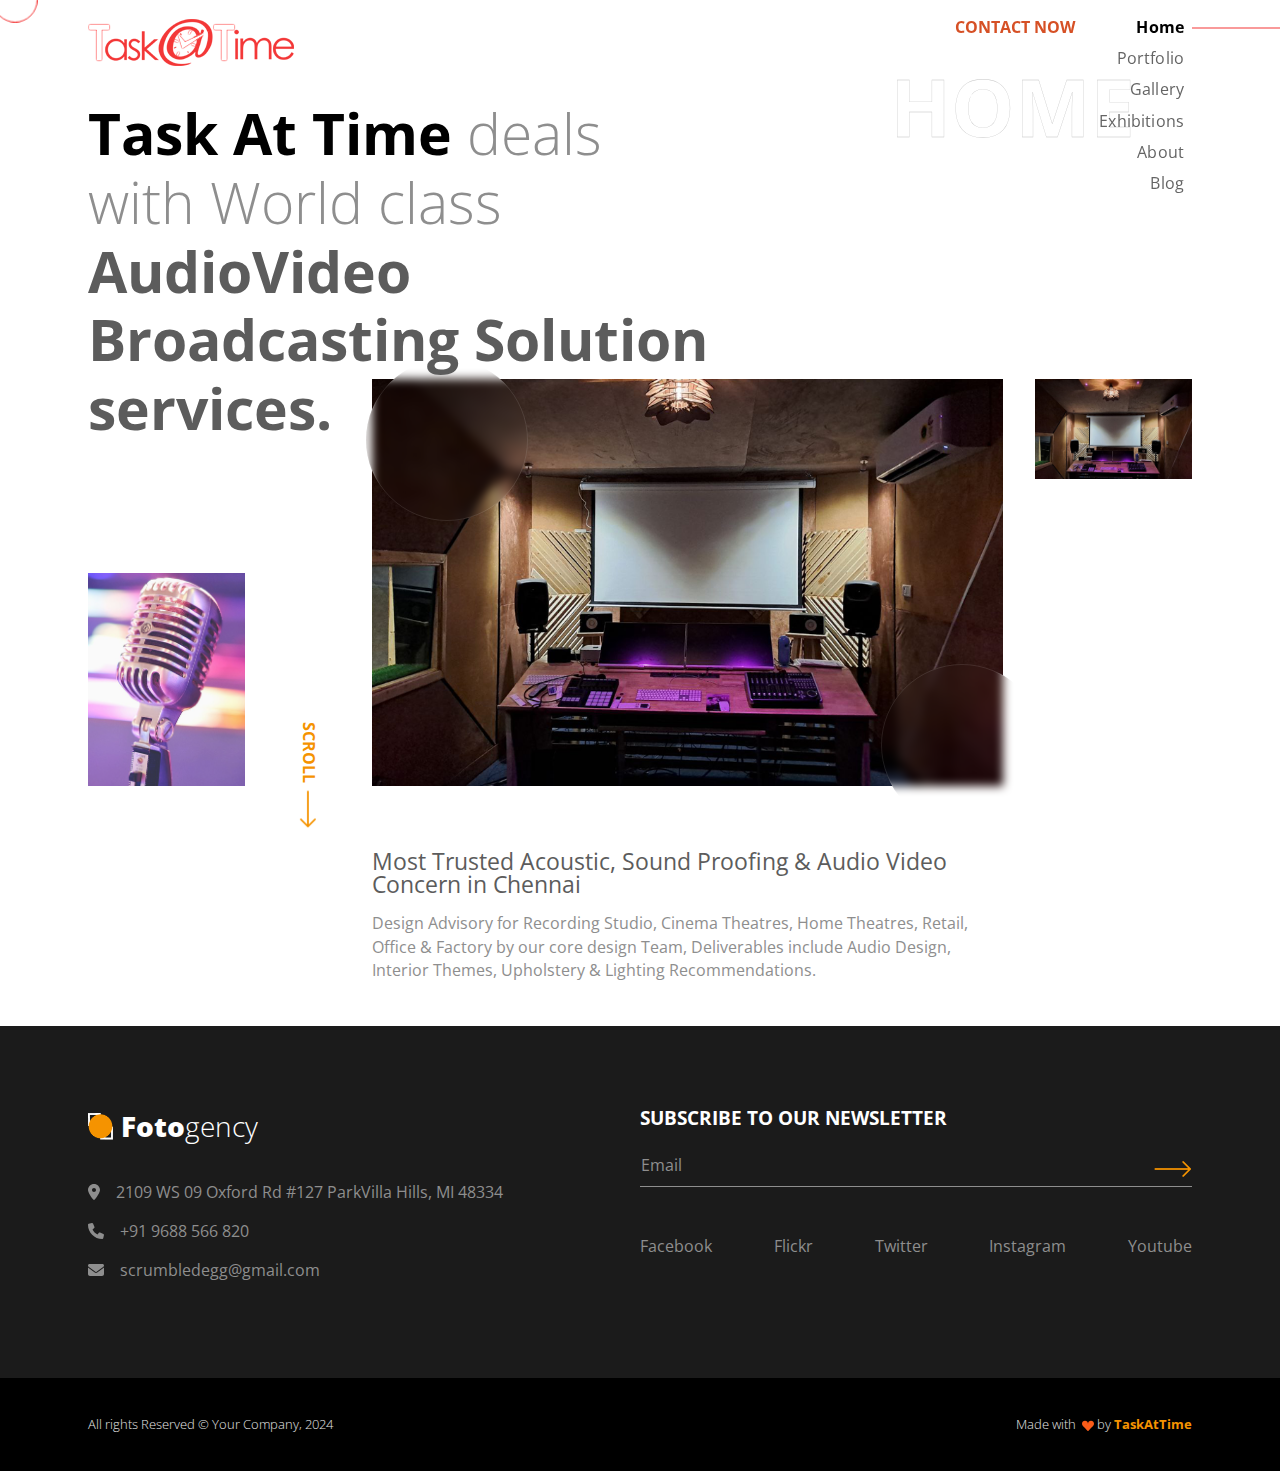
<file: index.html>
<!DOCTYPE html>
<html lang="en-US" dir="ltr">

  <head>
    <meta charset="utf-8">
    <meta http-equiv="X-UA-Compatible" content="IE=edge">
    <meta name="viewport" content="width=device-width, initial-scale=1">


    <!-- ===============================================-->
    <!--    Document Title-->
    <!-- ===============================================-->
    <title>TASK AT TIME | AUDIO VIDEO BROADCASTING</title>


    <!-- ===============================================-->
    <!--    Favicons-->
    <!-- ===============================================-->
    <link rel="apple-touch-icon" sizes="180x180" href="assets/img/favicons/apple-touch-icon.png">
    <link rel="icon" type="image/png" sizes="32x32" href="assets/img/favicons/favicon-32x32.png">
    <link rel="icon" type="image/png" sizes="16x16" href="assets/img/favicons/favicon-16x16.png">
    <link rel="shortcut icon" type="image/x-icon" href="assets/img/favicons/favicon.ico">
    <link rel="manifest" href="assets/img/favicons/manifest.json">
    <meta name="msapplication-TileImage" content="assets/img/favicons/mstile-150x150.png">
    <meta name="theme-color" content="#ffffff">


    <!-- ===============================================-->
    <!--    Stylesheets-->
    <!-- ===============================================-->
    <link rel="preconnect" href="https://fonts.gstatic.com">
    <link href="https://fonts.googleapis.com/css2?family=Open+Sans:wght@300;400;500;600;700;800&amp;display=swap" rel="stylesheet">
    <link href="vendors/prism/prism.css" rel="stylesheet">
    <link href="vendors/swiper/swiper-bundle.min.css" rel="stylesheet">
    <link href="assets/css/theme.css" rel="stylesheet" />
    <!-- <link href="assets/css/user.css" rel="stylesheet" /> -->

  </head>


  <body>

    <!-- ===============================================-->
    <!--    Main Content-->
    <!-- ===============================================-->
    <main class="main" id="top">
      <div class="cursor-outer d-none d-md-block"></div>
      <nav class="navbar navbar-light py-3 px-0 overflow-hidden">
        <div class="container px-md-5">
          <div class="row w-100 g-0 justify-content-between">
            <div class="col-8">
              <div class="d-inline-block"><a class="navbar-brand pt-0 fs-3 text-black d-flex align-items-center" href="index.html"><img class="img-fluid" src="assets/img/icons/logo-icon.png" alt="" /></a></div>
            </div>
            <div class="col-4 d-lg-none text-end pe-0">
              <button class="btn p-0 shadow-none text-black fs-2 d-inline-block" data-bs-toggle="offcanvas" data-bs-target="#navbarOffcanvas" aria-controls="navbarOffcanvas" aria-expanded="false" aria-label="Toggle offcanvas navigation"><span class="menu-bar"></span></button>
            </div>
            <div class="offcanvas offcanvas-end px-0" id="navbarOffcanvas" aria-labelledby="navbarOffcanvasTitle" aria-hidden="true">
              <div class="offcanvas-header justify-content-end">
                <h5 class="visually-hidden offcanvas-title" id="navbarOffcanvasTitle">Menu</h5>
                <button class="btn p-0 shadow-none text-black fs-2 d-inline text-end" type="button" data-bs-dismiss="offcanvas" aria-label="Close"><span class="menu-close-bar"></span></button>
              </div>
              <div class="offcanvas-body px-0">
                <div class="d-lg-flex flex-center-start gap-3 overflow-hidden">
                  <ul class="navbar-nav ms-auto fs-4 ps-6">
                    <li class="nav-item"><a class="nav-link d-inline-block nav-text-outlined lh-1 text-white fs-5 active" aria-current="page" href="index.html">Home</a></li>
                    <li class="nav-item"><a class="nav-link d-inline-block nav-text-outlined lh-1 text-white fs-5" aria-current="page" href="portfolio.html">Portfolio</a></li>
                    <li class="nav-item"><a class="nav-link d-inline-block nav-text-outlined lh-1 text-white fs-5" aria-current="page" href="gallery.html">Gallery</a></li>
                    <li class="nav-item"><a class="nav-link d-inline-block nav-text-outlined lh-1 text-white fs-5" aria-current="page" href="exhibitions.html">Exhibitions</a></li>
                    <li class="nav-item"><a class="nav-link d-inline-block nav-text-outlined lh-1 text-white fs-5" aria-current="page" href="about.html">About</a></li>
                    <li class="nav-item"><a class="nav-link d-inline-block nav-text-outlined lh-1 text-white fs-5" aria-current="page" href="blog.html">Blog</a></li>
                  </ul>
                </div>
              </div>
            </div>
            <div class="col-4">
              <div class="d-none d-lg-flex justify-content-end position-relative z-index-1">
                <div class="position-absolute absolute-centered z-index--1">
                  <h1 class="ms-2 fw-bolder text-outlined text-uppercase text-white pe-none display-1">Home</h1>
                </div>
                <div class="d-flex gap-3 align-items-start"><a class="mb-0 ms-auto text-danger fs-0 fw-bold text-uppercase" href="blog.html#contact">Contact Now</a>
                  <ul class="navbar-nav navbar-fotogency ms-auto text-end">
                    <li class="nav-item px-2 position-relative"><a class="nav-link pt-0 active" aria-current="page" href="index.html">Home</a></li>
                    <li class="nav-item px-2 position-relative"><a class="nav-link pt-0" aria-current="page" href="portfolio.html">Portfolio</a></li>
                    <li class="nav-item px-2 position-relative"><a class="nav-link pt-0" aria-current="page" href="gallery.html">Gallery</a></li>
                    <li class="nav-item px-2 position-relative"><a class="nav-link pt-0" aria-current="page" href="exhibitions.html">Exhibitions</a></li>
                    <li class="nav-item px-2 position-relative"><a class="nav-link pt-0" aria-current="page" href="about.html">About</a></li>
                    <li class="nav-item px-2 position-relative"><a class="nav-link pt-0" aria-current="page" href="blog.html">Blog</a></li>
                  </ul>
                </div>
              </div>
            </div>
          </div>
        </div>
      </nav>


      <!-- ============================================-->
      <!-- <section> begin ============================-->
      <section class="py-4 pt-md-0 pb-8 pb-sm-11 mt-lg-n8">

        <div class="container px-md-5">
          <div class="row">
            <div class="col-md-9 col-lg-7">
              <h1 class="fs-4 fs-md-6 fs-xl-7 mb-5 mb-lg-0 position-relative z-index-2">Task At Time <span class="fw-thin text-300">deals with World class </span><span class="text-400">AudioVideo Broadcasting Solution services.</span></h1>
            </div>
          </div>
          <div class="row mt-md-n6">
            <div class="col-2 d-none d-lg-block mt-auto"><img class="img-fluid" src="assets/img/home/img2.png" alt="" /></div>
            <div class="col-1 mt-auto d-none d-lg-block"><a class="scroll-indicator text-warning" href="#footer"> <span>SCROLL </span><img src="assets/img/icons/long-arrow.png" alt="" /></a></div>
            <div class="col-lg-7 position-relative">
              <div class="position-relative overflow-hidden overflow-md-visible"><img class="img-fluid" src="assets/img/home/img1.png" alt="" />
                <div class="img-circle p-5 p-md-7 rounded-circle"></div>
                <div class="img-circle-2 p-5 p-md-7 rounded-circle"></div>
              </div>
              <div class="position-absolute bottom-n100 col-11 mt-6 d-none d-md-block">
                <p class="fs-2 lh-1 text-400">Most Trusted Acoustic, Sound Proofing & Audio Video Concern in Chennai</p>
                <p class="text-300">Design Advisory for Recording Studio, Cinema Theatres, Home Theatres, Retail, Office & Factory by our core design Team, Deliverables include Audio Design, Interior Themes, Upholstery & Lighting Recommendations.</p>
              </div>
              <div class="position-absolute start-0 bottom-0 d-lg-none"><a class="scroll-indicator text-warning" href="#footer"> <span>SCROLL </span><img src="assets/img/icons/long-arrow.png" alt="" /></a></div>
            </div>
            <div class="col-2 d-none d-lg-block mb-auto"><img class="img-fluid" src="assets/img/home/img3.png" alt="" /></div>
          </div>
        </div>
        <!-- end of .container-->

      </section>
      <!-- <section> close ============================-->
      <!-- ============================================-->


    </main>
    <!-- ===============================================-->
    <!--    End of Main Content-->
    <!-- ===============================================-->


    <footer class="bg-footer-black" id="footer">
      <div class="container py-7 px-md-5">
        <div class="row g-0">
          <div class="col-md-6 mb-5 mb-md-0">
            <div class="mb-4 d-inline-block"><a class="navbar-brand pt-0 fs-3 text-white d-flex align-items-center" href="index.html"><img class="img-fluid" src="assets/img/icons/dark-logo-icon.png" alt="" width="25" height="25" /><span class="fw-bolder ms-2">Foto</span><span class="fw-thin">gency</span></a></div>
            <div class="col-12 col-md-10 text-300 mb-3"><i class="fas fa-map-marker-alt"></i><a class="nav-link text-300 d-inline" href="https://www.google.com/maps/place/2109+WS+09+Oxford+Rd+%23127+ParkVilla+Hills,+">2109 WS 09 Oxford Rd #127 ParkVilla Hills, MI 48334</a></div>
            <div class="col-12 col-md-10 text-300 mb-3"><i class="fas fa-phone"></i><a class="nav-link text-300 d-inline" href="tel:+919688566820">+91 9688 566 820</a></div>
            <div class="col-12 col-md-10 text-300 mb-3"><i class="fas fa-envelope"></i><a class="nav-link text-300 d-inline" href="mailto:scrscrumbledegg@gmail.com">scrumbledegg@gmail.com</a></div>
          </div>
          <div class="col-md-6">
            <h5 class="text-white mb-2">SUBSCRIBE TO OUR NEWSLETTER</h5>
            <form>
              <div class="form-floating mb-5 position-relative text-200">
                <input class="form-control form-fotogency-header-control text-200" id="email" type="email" placeholder="name@example.com" required="required" />
                <label class="text-300 mb-1" for="email">Email</label>
                <div class="position-absolute end-0 top-0">
                  <button class="btn shadow-none px-0" type="submit"><img class="ms-3" src="assets/img/icons/long-arrow.png" alt="" /></button>
                </div>
              </div>
            </form>
            <div class="d-flex gap-2 flex-wrap justify-content-between align-items-center"><a class="social-icons" href="https://www.facebook.com/" target="_blank">Facebook</a><a class="social-icons" href="https://www.flickr.com/photos/" target="_blank">Flickr</a><a class="social-icons" href="https://twitter.com/" target="_blank">Twitter</a><a class="social-icons" href="https://www.instagram.com/" target="_blank">Instagram</a><a class="social-icons" href="https://www.youtube.com/" target="_blank">Youtube</a>
            </div>
          </div>
        </div>
      </div>
    </footer>


    <!-- ============================================-->
    <!-- <section> begin ============================-->
    <section class="bg-black py-0">

      <div class="container px-md-5">
        <div class="row g-0 justify-content-md-between justify-content-evenly py-4">
          <div class="col-12 col-sm-8 col-md-6 col-lg-auto text-center text-md-start">
            <p class="fs--1 my-2 fw-light text-100">All rights Reserved &copy; Your Company, 2024</p>
          </div>
          <div class="col-12 col-sm-8 col-md-6">
            <p class="fs--1 fw-light my-2 text-center text-md-end text-100"> Made with&nbsp;
              <svg class="bi bi-suit-heart-fill" xmlns="http://www.w3.org/2000/svg" width="12" height="12" fill="#F95C19" viewBox="0 0 16 16">
                <path d="M4 1c2.21 0 4 1.755 4 3.92C8 2.755 9.79 1 12 1s4 1.755 4 3.92c0 3.263-3.234 4.414-7.608 9.608a.513.513 0 0 1-.784 0C3.234 9.334 0 8.183 0 4.92 0 2.755 1.79 1 4 1z"></path>
              </svg>&nbsp;by&nbsp;<a class="fw-bold text-warning" href="#" target="_blank">TaskAtTime</a>
            </p>
          </div>
        </div>
      </div>
      <!-- end of .container-->

    </section>
    <!-- <section> close ============================-->
    <!-- ============================================-->




    <!-- ===============================================-->
    <!--    JavaScripts-->
    <!-- ===============================================-->
    <script src="vendors/popper/popper.min.js"></script>
    <script src="vendors/bootstrap/bootstrap.min.js"></script>
    <script src="vendors/anchorjs/anchor.min.js"></script>
    <script src="vendors/is/is.min.js"></script>
    <script src="vendors/fontawesome/all.min.js"></script>
    <script src="vendors/lodash/lodash.min.js"></script>
    <script src="https://polyfill.io/v3/polyfill.min.js?features=window.scroll"></script>
    <script src="vendors/prism/prism.js"></script>
    <script src="vendors/swiper/swiper-bundle.min.js"></script>
    <script src="assets/js/theme.js"></script>

  </body>

</html>
</file>
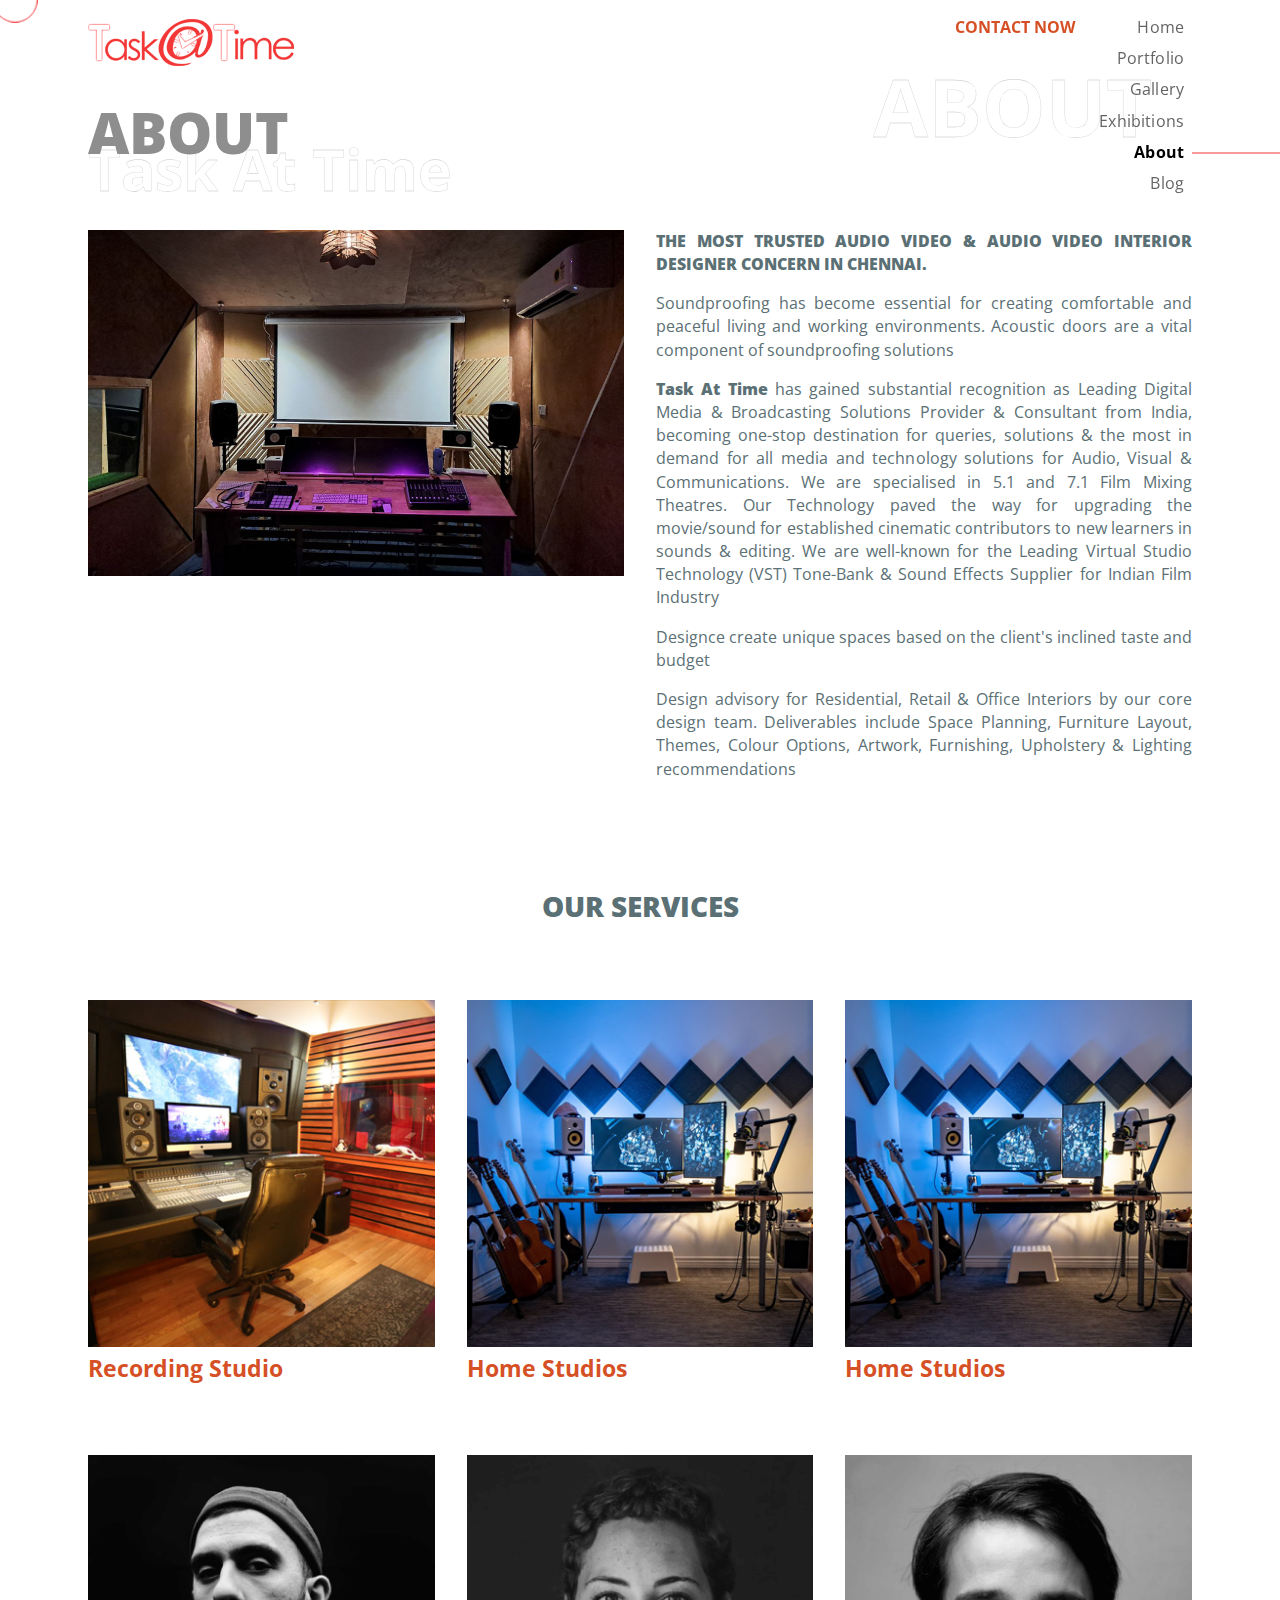
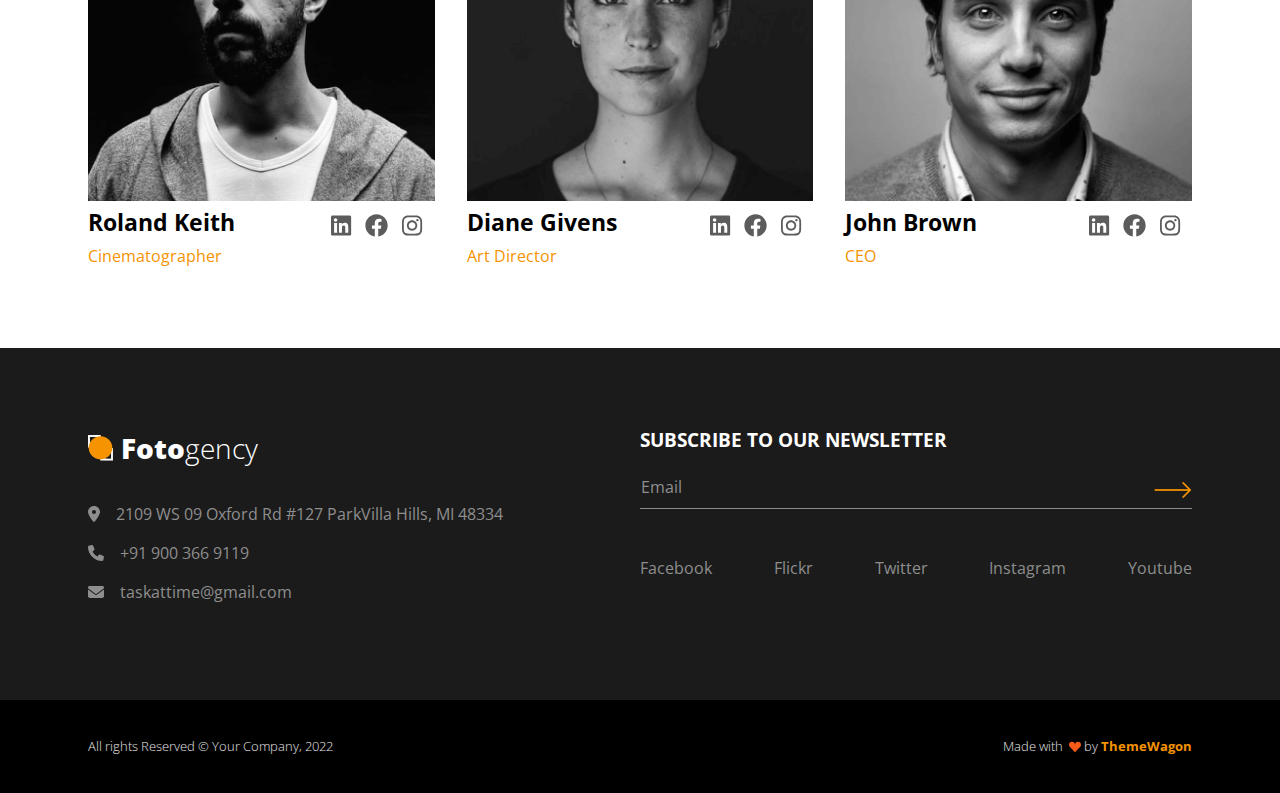
<file: about.html>
<!DOCTYPE html>
<html lang="en-US" dir="ltr">

  <head>
    <meta charset="utf-8">
    <meta http-equiv="X-UA-Compatible" content="IE=edge">
    <meta name="viewport" content="width=device-width, initial-scale=1">


    <!-- ===============================================-->
    <!--    Document Title-->
    <!-- ===============================================-->
    <title>ABOUT | TASK AT TIME | AUDIO VIDEO BROADCASTING</title>


    <!-- ===============================================-->
    <!--    Favicons-->
    <!-- ===============================================-->
    <link rel="apple-touch-icon" sizes="180x180" href="assets/img/favicons/apple-touch-icon.png">
    <link rel="icon" type="image/png" sizes="32x32" href="assets/img/favicons/favicon-32x32.png">
    <link rel="icon" type="image/png" sizes="16x16" href="assets/img/favicons/favicon-16x16.png">
    <link rel="shortcut icon" type="image/x-icon" href="assets/img/favicons/favicon.ico">
    <link rel="manifest" href="assets/img/favicons/manifest.json">
    <meta name="msapplication-TileImage" content="assets/img/favicons/mstile-150x150.png">
    <meta name="theme-color" content="#ffffff">


    <!-- ===============================================-->
    <!--    Stylesheets-->
    <!-- ===============================================-->
    <link rel="preconnect" href="https://fonts.gstatic.com">
    <link href="https://fonts.googleapis.com/css2?family=Open+Sans:wght@300;400;500;600;700;800&amp;display=swap" rel="stylesheet">
    <link href="vendors/prism/prism.css" rel="stylesheet">
    <link href="vendors/swiper/swiper-bundle.min.css" rel="stylesheet">
    <link href="assets/css/theme.css" rel="stylesheet" />
    <link href="assets/css/user.css" rel="stylesheet" />

  </head>


  <body>

    <!-- ===============================================-->
    <!--    Main Content-->
    <!-- ===============================================-->
    <main class="main" id="top">
      <div class="cursor-outer d-none d-md-block"></div>
      <nav class="navbar navbar-light py-3 px-0 overflow-hidden">
        <div class="container px-md-5">
          <div class="row w-100 g-0 justify-content-between">
            <div class="col-8">
              <div class="d-inline-block"><a class="navbar-brand pt-0 fs-3 text-black d-flex align-items-center" href="index.html"><img class="img-fluid" src="assets/img/icons/logo-icon.png" alt="" /></a></div>
              <div class="mt-4 d-none d-lg-block">
                <h1 class="text-uppercase fs-lg-7 fs-5 fw-bolder text-300 lh-1 position-relative z-index-0">About</h1>
                <h1 class="d-none d-md-block fw-bolder text-outlined fs-7 text-white lh-1 mt-n4 position-relative z-index--1">Task At Time</h1>
              </div>
            </div>
            <div class="col-4 d-lg-none text-end pe-0">
              <button class="btn p-0 shadow-none text-black fs-2 d-inline-block" data-bs-toggle="offcanvas" data-bs-target="#navbarOffcanvas" aria-controls="navbarOffcanvas" aria-expanded="false" aria-label="Toggle offcanvas navigation"><span class="menu-bar"></span></button>
            </div>
            <div class="offcanvas offcanvas-end px-0" id="navbarOffcanvas" aria-labelledby="navbarOffcanvasTitle" aria-hidden="true">
              <div class="offcanvas-header justify-content-end">
                <h5 class="visually-hidden offcanvas-title" id="navbarOffcanvasTitle">Menu</h5>
                <button class="btn p-0 shadow-none text-black fs-2 d-inline text-end" type="button" data-bs-dismiss="offcanvas" aria-label="Close"><span class="menu-close-bar"></span></button>
              </div>
              <div class="offcanvas-body px-0">
                <div class="d-lg-flex flex-center-start gap-3 overflow-hidden">
                  <ul class="navbar-nav ms-auto fs-4 ps-6">
                    <li class="nav-item"><a class="nav-link d-inline-block nav-text-outlined lh-1 text-white fs-5" aria-current="page" href="index.html">Home</a></li>
                    <li class="nav-item"><a class="nav-link d-inline-block nav-text-outlined lh-1 text-white fs-5" aria-current="page" href="portfolio.html">Portfolio</a></li>
                    <li class="nav-item"><a class="nav-link d-inline-block nav-text-outlined lh-1 text-white fs-5" aria-current="page" href="gallery.html">Gallery</a></li>
                    <li class="nav-item"><a class="nav-link d-inline-block nav-text-outlined lh-1 text-white fs-5" aria-current="page" href="exhibitions.html">Exhibitions</a></li>
                    <li class="nav-item"><a class="nav-link d-inline-block nav-text-outlined lh-1 text-white fs-5 active" aria-current="page" href="about.html">About</a></li>
                    <li class="nav-item"><a class="nav-link d-inline-block nav-text-outlined lh-1 text-white fs-5" aria-current="page" href="blog.html">Blog</a></li>
                  </ul>
                </div>
              </div>
            </div>
            <div class="col-4">
              <div class="d-none d-lg-flex justify-content-end position-relative z-index-1">
                <div class="position-absolute absolute-centered z-index--1">
                  <h1 class="ms-2 fw-bolder text-outlined text-uppercase text-white pe-none display-1">About</h1>
                </div>
                <div class="d-flex gap-3 align-items-start"><a class="mb-0 ms-auto text-danger fs-0 fw-bold text-uppercase" href="blog.html#contact">Contact Now</a>
                  <ul class="navbar-nav navbar-fotogency ms-auto text-end">
                    <li class="nav-item px-2 position-relative"><a class="nav-link pt-0" aria-current="page" href="index.html">Home</a></li>
                    <li class="nav-item px-2 position-relative"><a class="nav-link pt-0" aria-current="page" href="portfolio.html">Portfolio</a></li>
                    <li class="nav-item px-2 position-relative"><a class="nav-link pt-0" aria-current="page" href="gallery.html">Gallery</a></li>
                    <li class="nav-item px-2 position-relative"><a class="nav-link pt-0" aria-current="page" href="exhibitions.html">Exhibitions</a></li>
                    <li class="nav-item px-2 position-relative"><a class="nav-link pt-0 active" aria-current="page" href="about.html">About</a></li>
                    <li class="nav-item px-2 position-relative"><a class="nav-link pt-0" aria-current="page" href="blog.html">Blog</a></li>
                  </ul>
                </div>
              </div>
            </div>
          </div>
          <div class="row g-0 mt-4 d-lg-none">
            <h1 class="text-uppercase ps-0 fs-lg-7 fs-5 fw-bolder text-300 lh-1 position-relative z-index-0">About</h1>
            <h1 class="fw-bolder text-outlined ps-0 fs-lg-7 fs-sm-6 fs-5 text-white lh-1 mt-sm-n4 mt-n3 position-relative z-index--1">Task At Time</h1>
          </div>
        </div>
      </nav>


      <!-- ============================================-->
      <!-- <section> begin ============================-->
      <section class="py-2">

        <div class="container px-md-5">
          <div class="row ">
            <div class="col-12">
              <div class="row  ">
                <div class="col-lg-6 col-xl-6">
                    <img src="assets/img/home/img1.png" class="col-lg-12 img-fluid">
                </div>
                <div class="col-lg-6 col-xl-6" style="text-align: justify;">

                  
                  <p><b>THE MOST TRUSTED AUDIO VIDEO & AUDIO VIDEO INTERIOR DESIGNER CONCERN IN CHENNAI.</b></p>

                  <p>Soundproofing has become essential for creating comfortable and peaceful living and working environments. Acoustic doors are a vital component of soundproofing solutions</p>

                  <p ><b>Task At Time</b> has gained substantial recognition as Leading Digital Media & Broadcasting Solutions Provider & Consultant from India, becoming one-stop destination for queries, solutions & the most in demand for all media and technology solutions for Audio, Visual & Communications. We are specialised in 5.1 and 7.1 Film Mixing Theatres. Our Technology paved the way for upgrading the movie/sound for established cinematic contributors to new learners in sounds & editing. We are well-known for the Leading Virtual Studio Technology (VST) Tone-Bank & Sound Effects Supplier for Indian Film Industry</p>

                  <p> Designce create unique spaces based on the client's inclined taste and budget</p>

                  <p>Design advisory for Residential, Retail & Office Interiors by our core design team. Deliverables include Space Planning, Furniture Layout, Themes, Colour Options, Artwork, Furnishing, Upholstery & Lighting recommendations</p>

                  

                </div>  
                <div class="col-lg-12 justify-content-center">
                    <br><br><br><br>
                    <h3 class="col-lg-12 col-md-12 d-flex justify-content-center" style="color: #5b7075;"><b>OUR SERVICES </b></h3>
                    <br><br><br>
                </div>
                
                <div class="col-lg-4 col-md-6 d-flex justify-content-center">
                  <div class="card border-0 mb-3"><img class="card-img-top" src="assets/img/team/recording-studio.png" alt="" />
                    <div class="row g-0 card-body px-0 pt-2">
                      <div class="col-12 col-xl-8 text-center text-xl-start">
                        <h4 class="text-danger mb-2">Recording Studio</h4>
                      </div>                      
                    </div>
                  </div>
                </div>
                <div class="col-lg-4 col-md-6 d-flex justify-content-center">
                  <div class="card border-0 mb-3"><img class="card-img-top" src="assets/img/team/home-studio.png" alt="" />
                    <div class="row g-0 card-body px-0 pt-2">
                      <div class="col-12 col-xl-8 text-center text-xl-start">
                        <h4 class="text-danger mb-2">Home Studios</h4>
                      </div>                      
                    </div>
                  </div>
                </div>
                <div class="col-lg-4 col-md-6 d-flex justify-content-center">
                  <div class="card border-0 mb-3"><img class="card-img-top" src="assets/img/team/home-studio.png" alt="" />
                    <div class="row g-0 card-body px-0 pt-2">
                      <div class="col-12 col-xl-8 text-center text-xl-start">
                        <h4 class="text-danger mb-2">Home Studios</h4>
                      </div>                      
                    </div>
                  </div>
                </div>  
                <div class="col-lg-4 col-md-6 d-flex justify-content-center">
                  <div class="card border-0 mb-3"><img class="card-img-top" src="assets/img/team/img3.png" alt="" />
                    <div class="row g-0 card-body px-0 pt-2">
                      <div class="col-12 col-xl-8 text-center text-xl-start">
                        <h4>Roland Keith</h4>
                        <p class="text-warning mb-2">Cinematographer</p>
                      </div>
                      <div class="col-12 col-xl-4 justify-content-center fs-2 d-flex gap-1"><a href="#!"><span class="team-social-icon fab fa-linkedin ml-3"></span></a><a href="#!"><span class="team-social-icon fab fa-facebook ml-3"></span></a><a href="#!"><span class="team-social-icon fab fa-instagram ml-3"></span></a></div>
                    </div>
                  </div>
                </div>
                <div class="col-lg-4 col-md-6 d-flex justify-content-center">
                  <div class="card border-0 mb-3"><img class="card-img-top" src="assets/img/team/img4.png" alt="" />
                    <div class="row g-0 card-body px-0 pt-2">
                      <div class="col-12 col-xl-8 text-center text-xl-start">
                        <h4>Diane Givens</h4>
                        <p class="text-warning mb-2">Art Director</p>
                      </div>
                      <div class="col-12 col-xl-4 justify-content-center fs-2 d-flex gap-1"><a href="#!"><span class="team-social-icon fab fa-linkedin ml-3"></span></a><a href="#!"><span class="team-social-icon fab fa-facebook ml-3"></span></a><a href="#!"><span class="team-social-icon fab fa-instagram ml-3"></span></a></div>
                    </div>
                  </div>
                </div>
                <div class="col-lg-4 col-md-6 d-flex justify-content-center">
                  <div class="card border-0 mb-3"><img class="card-img-top" src="assets/img/team/img5.png" alt="" />
                    <div class="row g-0 card-body px-0 pt-2">
                      <div class="col-12 col-xl-8 text-center text-xl-start">
                        <h4>John Brown</h4>
                        <p class="text-warning mb-2">CEO</p>
                      </div>
                      <div class="col-12 col-xl-4 justify-content-center fs-2 d-flex gap-1"><a href="#!"><span class="team-social-icon fab fa-linkedin ml-3"></span></a><a href="#!"><span class="team-social-icon fab fa-facebook ml-3"></span></a><a href="#!"><span class="team-social-icon fab fa-instagram ml-3"></span></a></div>
                    </div>
                  </div>
                </div>

              </div>
            </div>
          </div>
        </div>
        <!-- end of .container-->

      </section>
      <!-- <section> close ============================-->
      <!-- ============================================-->


    </main>
    <!-- ===============================================-->
    <!--    End of Main Content-->
    <!-- ===============================================-->


    <footer class="bg-footer-black" id="footer">
      <div class="container py-7 px-md-5">
        <div class="row g-0">
          <div class="col-md-6 mb-5 mb-md-0">
            <div class="mb-4 d-inline-block"><a class="navbar-brand pt-0 fs-3 text-white d-flex align-items-center" href="index.html"><img class="img-fluid" src="assets/img/icons/dark-logo-icon.png" alt="" width="25" height="25" /><span class="fw-bolder ms-2">Foto</span><span class="fw-thin">gency</span></a></div>
            <div class="col-12 col-md-10 text-300 mb-3"><i class="fas fa-map-marker-alt"></i><a class="nav-link text-300 d-inline" href="https://www.google.com/maps/place/2109+WS+09+Oxford+Rd+%23127+ParkVilla+Hills,+">2109 WS 09 Oxford Rd #127 ParkVilla Hills, MI 48334</a></div>
            <div class="col-12 col-md-10 text-300 mb-3"><i class="fas fa-phone"></i><a class="nav-link text-300 d-inline" href="tel:+919003669119">+91 900 366 9119</a></div>
            <div class="col-12 col-md-10 text-300 mb-3"><i class="fas fa-envelope"></i><a class="nav-link text-300 d-inline" href="mailto:taskattime@gmail.com">taskattime@gmail.com</a></div>
          </div>
          <div class="col-md-6">
            <h5 class="text-white mb-2">SUBSCRIBE TO OUR NEWSLETTER</h5>
            <form>
              <div class="form-floating mb-5 position-relative text-200">
                <input class="form-control form-fotogency-header-control text-200" id="email" type="email" placeholder="name@example.com" required="required" />
                <label class="text-300 mb-1" for="email">Email</label>
                <div class="position-absolute end-0 top-0">
                  <button class="btn shadow-none px-0" type="submit"><img class="ms-3" src="assets/img/icons/long-arrow.png" alt="" /></button>
                </div>
              </div>
            </form>
            <div class="d-flex gap-2 flex-wrap justify-content-between align-items-center"><a class="social-icons" href="https://www.facebook.com/" target="_blank">Facebook</a><a class="social-icons" href="https://www.flickr.com/photos/" target="_blank">Flickr</a><a class="social-icons" href="https://twitter.com/" target="_blank">Twitter</a><a class="social-icons" href="https://www.instagram.com/" target="_blank">Instagram</a><a class="social-icons" href="https://www.youtube.com/" target="_blank">Youtube</a>
            </div>
          </div>
        </div>
      </div>
    </footer>


    <!-- ============================================-->
    <!-- <section> begin ============================-->
    <section class="bg-black py-0">

      <div class="container px-md-5">
        <div class="row g-0 justify-content-md-between justify-content-evenly py-4">
          <div class="col-12 col-sm-8 col-md-6 col-lg-auto text-center text-md-start">
            <p class="fs--1 my-2 fw-light text-100">All rights Reserved &copy; Your Company, 2022</p>
          </div>
          <div class="col-12 col-sm-8 col-md-6">
            <p class="fs--1 fw-light my-2 text-center text-md-end text-100"> Made with&nbsp;
              <svg class="bi bi-suit-heart-fill" xmlns="http://www.w3.org/2000/svg" width="12" height="12" fill="#F95C19" viewBox="0 0 16 16">
                <path d="M4 1c2.21 0 4 1.755 4 3.92C8 2.755 9.79 1 12 1s4 1.755 4 3.92c0 3.263-3.234 4.414-7.608 9.608a.513.513 0 0 1-.784 0C3.234 9.334 0 8.183 0 4.92 0 2.755 1.79 1 4 1z"></path>
              </svg>&nbsp;by&nbsp;<a class="fw-bold text-warning" href="https://themewagon.com/" target="_blank">ThemeWagon</a>
            </p>
          </div>
        </div>
      </div>
      <!-- end of .container-->

    </section>
    <!-- <section> close ============================-->
    <!-- ============================================-->




    <!-- ===============================================-->
    <!--    JavaScripts-->
    <!-- ===============================================-->
    <script src="vendors/popper/popper.min.js"></script>
    <script src="vendors/bootstrap/bootstrap.min.js"></script>
    <script src="vendors/anchorjs/anchor.min.js"></script>
    <script src="vendors/is/is.min.js"></script>
    <script src="vendors/fontawesome/all.min.js"></script>
    <script src="vendors/lodash/lodash.min.js"></script>
    <script src="https://polyfill.io/v3/polyfill.min.js?features=window.scroll"></script>
    <script src="vendors/prism/prism.js"></script>
    <script src="vendors/swiper/swiper-bundle.min.js"></script>
    <script src="assets/js/theme.js"></script>

  </body>

</html>
</file>
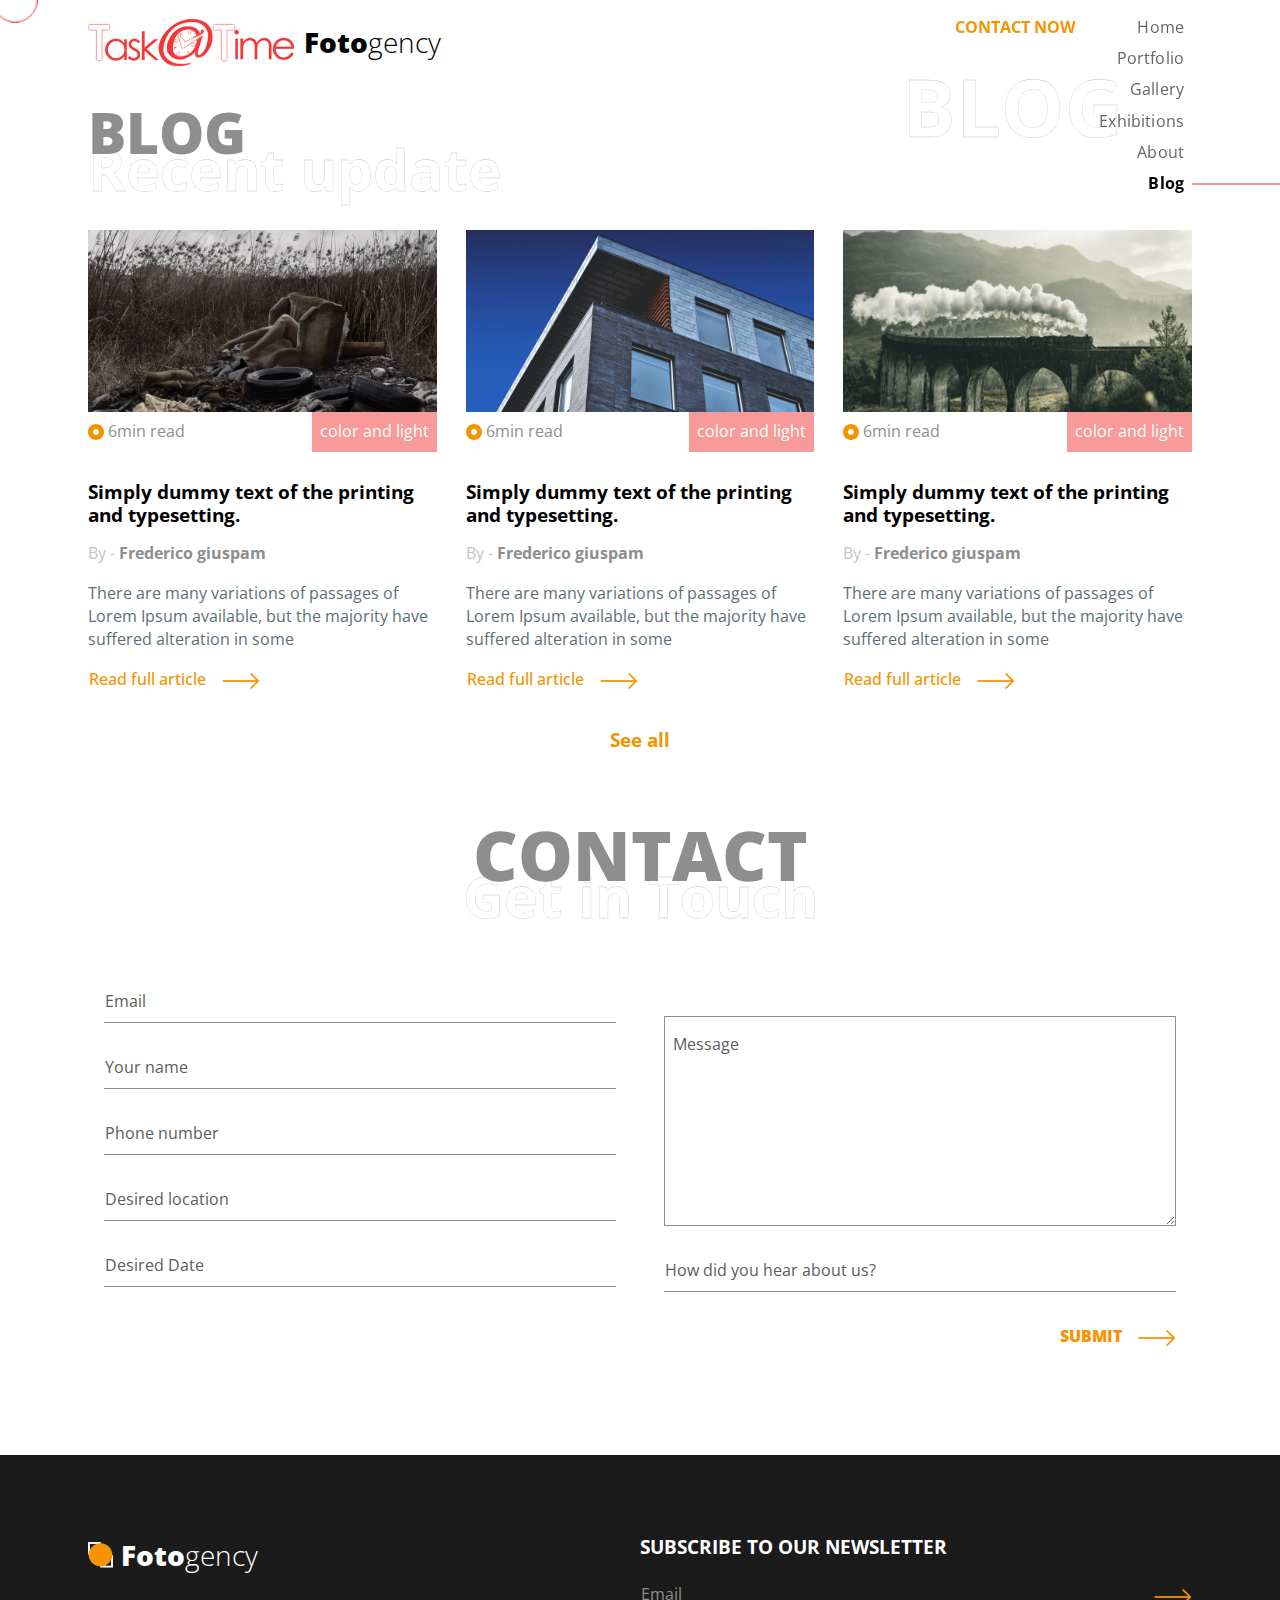
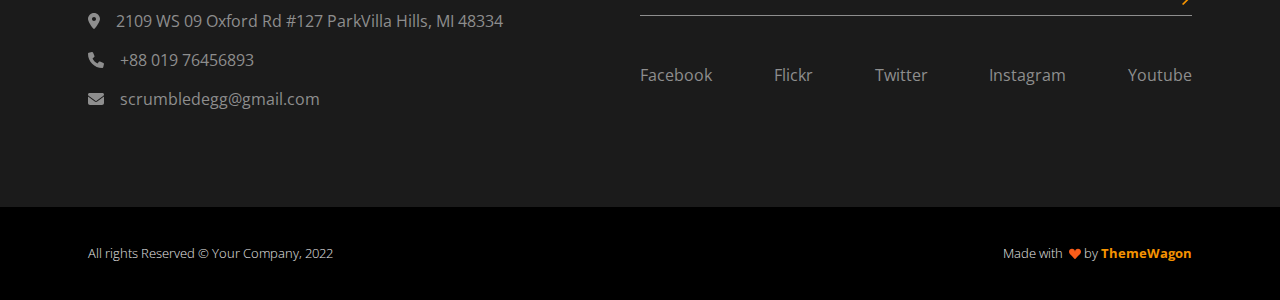
<file: blog.html>
<!DOCTYPE html>
<html lang="en-US" dir="ltr">

  <head>
    <meta charset="utf-8">
    <meta http-equiv="X-UA-Compatible" content="IE=edge">
    <meta name="viewport" content="width=device-width, initial-scale=1">


    <!-- ===============================================-->
    <!--    Document Title-->
    <!-- ===============================================-->
    <title>Blog | Recent update</title>


    <!-- ===============================================-->
    <!--    Favicons-->
    <!-- ===============================================-->
    <link rel="apple-touch-icon" sizes="180x180" href="assets/img/favicons/apple-touch-icon.png">
    <link rel="icon" type="image/png" sizes="32x32" href="assets/img/favicons/favicon-32x32.png">
    <link rel="icon" type="image/png" sizes="16x16" href="assets/img/favicons/favicon-16x16.png">
    <link rel="shortcut icon" type="image/x-icon" href="assets/img/favicons/favicon.ico">
    <link rel="manifest" href="assets/img/favicons/manifest.json">
    <meta name="msapplication-TileImage" content="assets/img/favicons/mstile-150x150.png">
    <meta name="theme-color" content="#ffffff">


    <!-- ===============================================-->
    <!--    Stylesheets-->
    <!-- ===============================================-->
    <link rel="preconnect" href="https://fonts.gstatic.com">
    <link href="https://fonts.googleapis.com/css2?family=Open+Sans:wght@300;400;500;600;700;800&amp;display=swap" rel="stylesheet">
    <link href="vendors/prism/prism.css" rel="stylesheet">
    <link href="vendors/swiper/swiper-bundle.min.css" rel="stylesheet">
    <link href="assets/css/theme.css" rel="stylesheet" />
    <link href="assets/css/user.css" rel="stylesheet" />

  </head>


  <body>

    <!-- ===============================================-->
    <!--    Main Content-->
    <!-- ===============================================-->
    <main class="main" id="top">
      <div class="cursor-outer d-none d-md-block"></div>
      <nav class="navbar navbar-light py-3 px-0 overflow-hidden">
        <div class="container px-md-5">
          <div class="row w-100 g-0 justify-content-between">
            <div class="col-8">
              <div class="d-inline-block"><a class="navbar-brand pt-0 fs-3 text-black d-flex align-items-center" href="index.html"><img class="img-fluid" src="assets/img/icons/logo-icon.png" alt="" /><span class="fw-bolder ms-2">Foto</span><span class="fw-thin">gency</span></a></div>
              <div class="mt-4 d-none d-lg-block">
                <h1 class="text-uppercase fs-lg-7 fs-5 fw-bolder text-300 lh-1 position-relative z-index-0">Blog</h1>
                <h1 class="d-none d-md-block fw-bolder text-outlined fs-7 text-white lh-1 mt-n4 position-relative z-index--1">Recent update</h1>
              </div>
            </div>
            <div class="col-4 d-lg-none text-end pe-0">
              <button class="btn p-0 shadow-none text-black fs-2 d-inline-block" data-bs-toggle="offcanvas" data-bs-target="#navbarOffcanvas" aria-controls="navbarOffcanvas" aria-expanded="false" aria-label="Toggle offcanvas navigation"><span class="menu-bar"></span></button>
            </div>
            <div class="offcanvas offcanvas-end px-0" id="navbarOffcanvas" aria-labelledby="navbarOffcanvasTitle" aria-hidden="true">
              <div class="offcanvas-header justify-content-end">
                <h5 class="visually-hidden offcanvas-title" id="navbarOffcanvasTitle">Menu</h5>
                <button class="btn p-0 shadow-none text-black fs-2 d-inline text-end" type="button" data-bs-dismiss="offcanvas" aria-label="Close"><span class="menu-close-bar"></span></button>
              </div>
              <div class="offcanvas-body px-0">
                <div class="d-lg-flex flex-center-start gap-3 overflow-hidden">
                  <ul class="navbar-nav ms-auto fs-4 ps-6">
                    <li class="nav-item"><a class="nav-link d-inline-block nav-text-outlined lh-1 text-white fs-5" aria-current="page" href="index.html">Home</a></li>
                    <li class="nav-item"><a class="nav-link d-inline-block nav-text-outlined lh-1 text-white fs-5" aria-current="page" href="portfolio.html">Portfolio</a></li>
                    <li class="nav-item"><a class="nav-link d-inline-block nav-text-outlined lh-1 text-white fs-5" aria-current="page" href="gallery.html">Gallery</a></li>
                    <li class="nav-item"><a class="nav-link d-inline-block nav-text-outlined lh-1 text-white fs-5" aria-current="page" href="exhibitions.html">Exhibitions</a></li>
                    <li class="nav-item"><a class="nav-link d-inline-block nav-text-outlined lh-1 text-white fs-5" aria-current="page" href="about.html">About</a></li>
                    <li class="nav-item"><a class="nav-link d-inline-block nav-text-outlined lh-1 text-white fs-5 active" aria-current="page" href="blog.html">Blog</a></li>
                  </ul>
                </div>
              </div>
            </div>
            <div class="col-4">
              <div class="d-none d-lg-flex justify-content-end position-relative z-index-1">
                <div class="position-absolute absolute-centered z-index--1">
                  <h1 class="ms-2 fw-bolder text-outlined text-uppercase text-white pe-none display-1">Blog</h1>
                </div>
                <div class="d-flex gap-3 align-items-start"><a class="mb-0 ms-auto text-warning fs-0 fw-bold text-uppercase" href="blog.html#contact">Contact Now</a>
                  <ul class="navbar-nav navbar-fotogency ms-auto text-end">
                    <li class="nav-item px-2 position-relative"><a class="nav-link pt-0" aria-current="page" href="index.html">Home</a></li>
                    <li class="nav-item px-2 position-relative"><a class="nav-link pt-0" aria-current="page" href="portfolio.html">Portfolio</a></li>
                    <li class="nav-item px-2 position-relative"><a class="nav-link pt-0" aria-current="page" href="gallery.html">Gallery</a></li>
                    <li class="nav-item px-2 position-relative"><a class="nav-link pt-0" aria-current="page" href="exhibitions.html">Exhibitions</a></li>
                    <li class="nav-item px-2 position-relative"><a class="nav-link pt-0" aria-current="page" href="about.html">About</a></li>
                    <li class="nav-item px-2 position-relative"><a class="nav-link pt-0 active" aria-current="page" href="blog.html">Blog</a></li>
                  </ul>
                </div>
              </div>
            </div>
          </div>
          <div class="row g-0 mt-4 d-lg-none">
            <h1 class="text-uppercase ps-0 fs-lg-7 fs-5 fw-bolder text-300 lh-1 position-relative z-index-0">Blog</h1>
            <h1 class="fw-bolder text-outlined ps-0 fs-lg-7 fs-sm-6 fs-5 text-white lh-1 mt-sm-n4 mt-n3 position-relative z-index--1">Recent update</h1>
          </div>
        </div>
      </nav>


      <!-- ============================================-->
      <!-- <section> begin ============================-->
      <section class="py-2">

        <div class="container px-md-5">
          <div class="row g-4">
            <div class="col-lg-4 col-md-6 d-flex">
              <div class="card border-0 mb-3"><img class="card-img-top" src="assets/img/blogs/img1.png" alt="" />
                <div class="d-flex align-items-center justify-content-between">
                  <div class="d-flex align-items-center"> <span class="fa-solid fa-circle-dot text-warning"></span>
                    <p class="text-300 m-0 ps-1">6min read</p>
                  </div>
                  <div class="bg-warning p-2 text-center opacity-50">
                    <p class="text-white mb-0">color and light</p>
                  </div>
                </div>
                <div class="mt-4">
                  <h5 class="mb-3">Simply dummy text of the printing and typesetting.</h5>
                  <p class="text-200 m-0 mb-3">By - <span class="text-300 fw-bold">Frederico giuspam</span></p>
                  <p class="mb-3">There are many variations of passages of Lorem Ipsum available, but the majority have suffered alteration in some</p>
                  <button class="btn btn-link text-warning p-0"><span class="fw-medium">Read full article</span><img class="ms-3" src="assets/img/icons/long-arrow.png" alt="" /></button>
                </div>
              </div>
            </div>
            <div class="col-lg-4 col-md-6 d-flex">
              <div class="card border-0 mb-3"><img class="card-img-top" src="assets/img/blogs/img2.png" alt="" />
                <div class="d-flex align-items-center justify-content-between">
                  <div class="d-flex align-items-center"> <span class="fa-solid fa-circle-dot text-warning"></span>
                    <p class="text-300 m-0 ps-1">6min read</p>
                  </div>
                  <div class="bg-warning p-2 text-center opacity-50">
                    <p class="text-white mb-0">color and light</p>
                  </div>
                </div>
                <div class="mt-4">
                  <h5 class="mb-3">Simply dummy text of the printing and typesetting.</h5>
                  <p class="text-200 m-0 mb-3">By - <span class="text-300 fw-bold">Frederico giuspam</span></p>
                  <p class="mb-3">There are many variations of passages of Lorem Ipsum available, but the majority have suffered alteration in some</p>
                  <button class="btn btn-link text-warning p-0"><span class="fw-medium">Read full article</span><img class="ms-3" src="assets/img/icons/long-arrow.png" alt="" /></button>
                </div>
              </div>
            </div>
            <div class="col-lg-4 col-md-6 d-flex">
              <div class="card border-0 mb-3"><img class="card-img-top" src="assets/img/blogs/img3.png" alt="" />
                <div class="d-flex align-items-center justify-content-between">
                  <div class="d-flex align-items-center"> <span class="fa-solid fa-circle-dot text-warning"></span>
                    <p class="text-300 m-0 ps-1">6min read</p>
                  </div>
                  <div class="bg-warning p-2 text-center opacity-50">
                    <p class="text-white mb-0">color and light</p>
                  </div>
                </div>
                <div class="mt-4">
                  <h5 class="mb-3">Simply dummy text of the printing and typesetting.</h5>
                  <p class="text-200 m-0 mb-3">By - <span class="text-300 fw-bold">Frederico giuspam</span></p>
                  <p class="mb-3">There are many variations of passages of Lorem Ipsum available, but the majority have suffered alteration in some</p>
                  <button class="btn btn-link text-warning p-0"><span class="fw-medium">Read full article</span><img class="ms-3" src="assets/img/icons/long-arrow.png" alt="" /></button>
                </div>
              </div>
            </div>
          </div>
          <div class="row">
            <div class="d-flex align-items-center justify-content-center mt-3">
              <button class="btn btn-link d-inline-block text-warning p-0 fs-1"><span class="fw-bold">See all</span></button>
            </div>
          </div>
        </div>
        <!-- end of .container-->

      </section>
      <!-- <section> close ============================-->
      <!-- ============================================-->




      <!-- ============================================-->
      <!-- <section> begin ============================-->
      <section class="py-4" id="contact">

        <div class="container px-md-5">
          <div class="row align-items-center">
            <div class="my-4 text-center">
              <h1 class="text-uppercase fs-lg-8 fs-6 fw-bolder text-300 lh-1 position-relative z-index-0">Contact</h1>
              <h1 class="fw-bolder text-outlined fs-7 text-white lh-1 mt-n4 position-relative z-index--1">Get in Touch</h1>
              <form class="my-5 px-3">
                <div class="row g-3 g-md-5">
                  <div class="col-md-6">
                    <div class="card border-0">
                      <div class="form-floating mb-3">
                        <input class="form-control form-fotogency-header-control" id="floatingEmail" type="email" placeholder="name@example.com" />
                        <label for="floatingEmail">Email</label>
                      </div>
                      <div class="form-floating mb-3">
                        <input class="form-control form-fotogency-header-control" id="floatingName" type="text" placeholder="name" />
                        <label for="floatingName">Your name</label>
                      </div>
                      <div class="form-floating mb-3">
                        <input class="form-control form-fotogency-header-control" id="floatingPhone" type="tel" placeholder="name@example.com" />
                        <label for="floatingPhone">Phone number</label>
                      </div>
                      <div class="form-floating mb-3">
                        <input class="form-control form-fotogency-header-control" id="floatingLocation" type="text" placeholder="Desired Location" />
                        <label for="floatingLocation">Desired location</label>
                      </div>
                      <div class="form-floating mb-3">
                        <input class="form-control form-fotogency-header-control text-400" id="floatingDate" type="text" placeholder="Desired Date" />
                        <label for="floatingDate">Desired Date</label>
                      </div>
                    </div>
                  </div>
                  <div class="col-md-6">
                    <div class="card border-0">
                      <input class="form-control opacity-0 pb-0 pe-none d-none d-md-block" />
                      <div class="form-floating mb-3">
                        <textarea class="form-control form-fotogency-header-control border ps-2 form-fotogency-header-control" id="floatingTextarea" style="height: 210px" placeholder="Leave a comment here"></textarea>
                        <label class="ps-2" for="floatingTextarea">Message</label>
                      </div>
                      <div class="form-floating mb-3">
                        <input class="form-control form-fotogency-header-control" id="floatingSource" type="text" placeholder="How did you hear about us?" />
                        <label for="floatingSource">How did you hear about us?</label>
                      </div>
                    </div>
                  </div>
                  <div class="col-12 text-end mt-3">
                    <button class="btn btn-link text-warning p-0" type="submit"><span class="fw-bolder text-uppercase">Submit</span><img class="ms-3" src="assets/img/icons/long-arrow.png" alt="" /></button>
                  </div>
                </div>
              </form>
            </div>
          </div>
        </div>
        <!-- end of .container-->

      </section>
      <!-- <section> close ============================-->
      <!-- ============================================-->


    </main>
    <!-- ===============================================-->
    <!--    End of Main Content-->
    <!-- ===============================================-->


    <footer class="bg-footer-black" id="footer">
      <div class="container py-7 px-md-5">
        <div class="row g-0">
          <div class="col-md-6 mb-5 mb-md-0">
            <div class="mb-4 d-inline-block"><a class="navbar-brand pt-0 fs-3 text-white d-flex align-items-center" href="index.html"><img class="img-fluid" src="assets/img/icons/dark-logo-icon.png" alt="" width="25" height="25" /><span class="fw-bolder ms-2">Foto</span><span class="fw-thin">gency</span></a></div>
            <div class="col-12 col-md-10 text-300 mb-3"><i class="fas fa-map-marker-alt"></i><a class="nav-link text-300 d-inline" href="https://www.google.com/maps/place/2109+WS+09+Oxford+Rd+%23127+ParkVilla+Hills,+">2109 WS 09 Oxford Rd #127 ParkVilla Hills, MI 48334</a></div>
            <div class="col-12 col-md-10 text-300 mb-3"><i class="fas fa-phone"></i><a class="nav-link text-300 d-inline" href="tel:+8801976476893">+88 019 76456893</a></div>
            <div class="col-12 col-md-10 text-300 mb-3"><i class="fas fa-envelope"></i><a class="nav-link text-300 d-inline" href="mailto:scrscrumbledegg@gmail.com">scrumbledegg@gmail.com</a></div>
          </div>
          <div class="col-md-6">
            <h5 class="text-white mb-2">SUBSCRIBE TO OUR NEWSLETTER</h5>
            <form>
              <div class="form-floating mb-5 position-relative text-200">
                <input class="form-control form-fotogency-header-control text-200" id="email" type="email" placeholder="name@example.com" required="required" />
                <label class="text-300 mb-1" for="email">Email</label>
                <div class="position-absolute end-0 top-0">
                  <button class="btn shadow-none px-0" type="submit"><img class="ms-3" src="assets/img/icons/long-arrow.png" alt="" /></button>
                </div>
              </div>
            </form>
            <div class="d-flex gap-2 flex-wrap justify-content-between align-items-center"><a class="social-icons" href="https://www.facebook.com/" target="_blank">Facebook</a><a class="social-icons" href="https://www.flickr.com/photos/" target="_blank">Flickr</a><a class="social-icons" href="https://twitter.com/" target="_blank">Twitter</a><a class="social-icons" href="https://www.instagram.com/" target="_blank">Instagram</a><a class="social-icons" href="https://www.youtube.com/" target="_blank">Youtube</a>
            </div>
          </div>
        </div>
      </div>
    </footer>


    <!-- ============================================-->
    <!-- <section> begin ============================-->
    <section class="bg-black py-0">

      <div class="container px-md-5">
        <div class="row g-0 justify-content-md-between justify-content-evenly py-4">
          <div class="col-12 col-sm-8 col-md-6 col-lg-auto text-center text-md-start">
            <p class="fs--1 my-2 fw-light text-100">All rights Reserved &copy; Your Company, 2022</p>
          </div>
          <div class="col-12 col-sm-8 col-md-6">
            <p class="fs--1 fw-light my-2 text-center text-md-end text-100"> Made with&nbsp;
              <svg class="bi bi-suit-heart-fill" xmlns="http://www.w3.org/2000/svg" width="12" height="12" fill="#F95C19" viewBox="0 0 16 16">
                <path d="M4 1c2.21 0 4 1.755 4 3.92C8 2.755 9.79 1 12 1s4 1.755 4 3.92c0 3.263-3.234 4.414-7.608 9.608a.513.513 0 0 1-.784 0C3.234 9.334 0 8.183 0 4.92 0 2.755 1.79 1 4 1z"></path>
              </svg>&nbsp;by&nbsp;<a class="fw-bold text-warning" href="https://themewagon.com/" target="_blank">ThemeWagon</a>
            </p>
          </div>
        </div>
      </div>
      <!-- end of .container-->

    </section>
    <!-- <section> close ============================-->
    <!-- ============================================-->




    <!-- ===============================================-->
    <!--    JavaScripts-->
    <!-- ===============================================-->
    <script src="vendors/popper/popper.min.js"></script>
    <script src="vendors/bootstrap/bootstrap.min.js"></script>
    <script src="vendors/anchorjs/anchor.min.js"></script>
    <script src="vendors/is/is.min.js"></script>
    <script src="vendors/fontawesome/all.min.js"></script>
    <script src="vendors/lodash/lodash.min.js"></script>
    <script src="https://polyfill.io/v3/polyfill.min.js?features=window.scroll"></script>
    <script src="vendors/prism/prism.js"></script>
    <script src="vendors/swiper/swiper-bundle.min.js"></script>
    <script src="assets/js/theme.js"></script>

  </body>

</html>
</file>
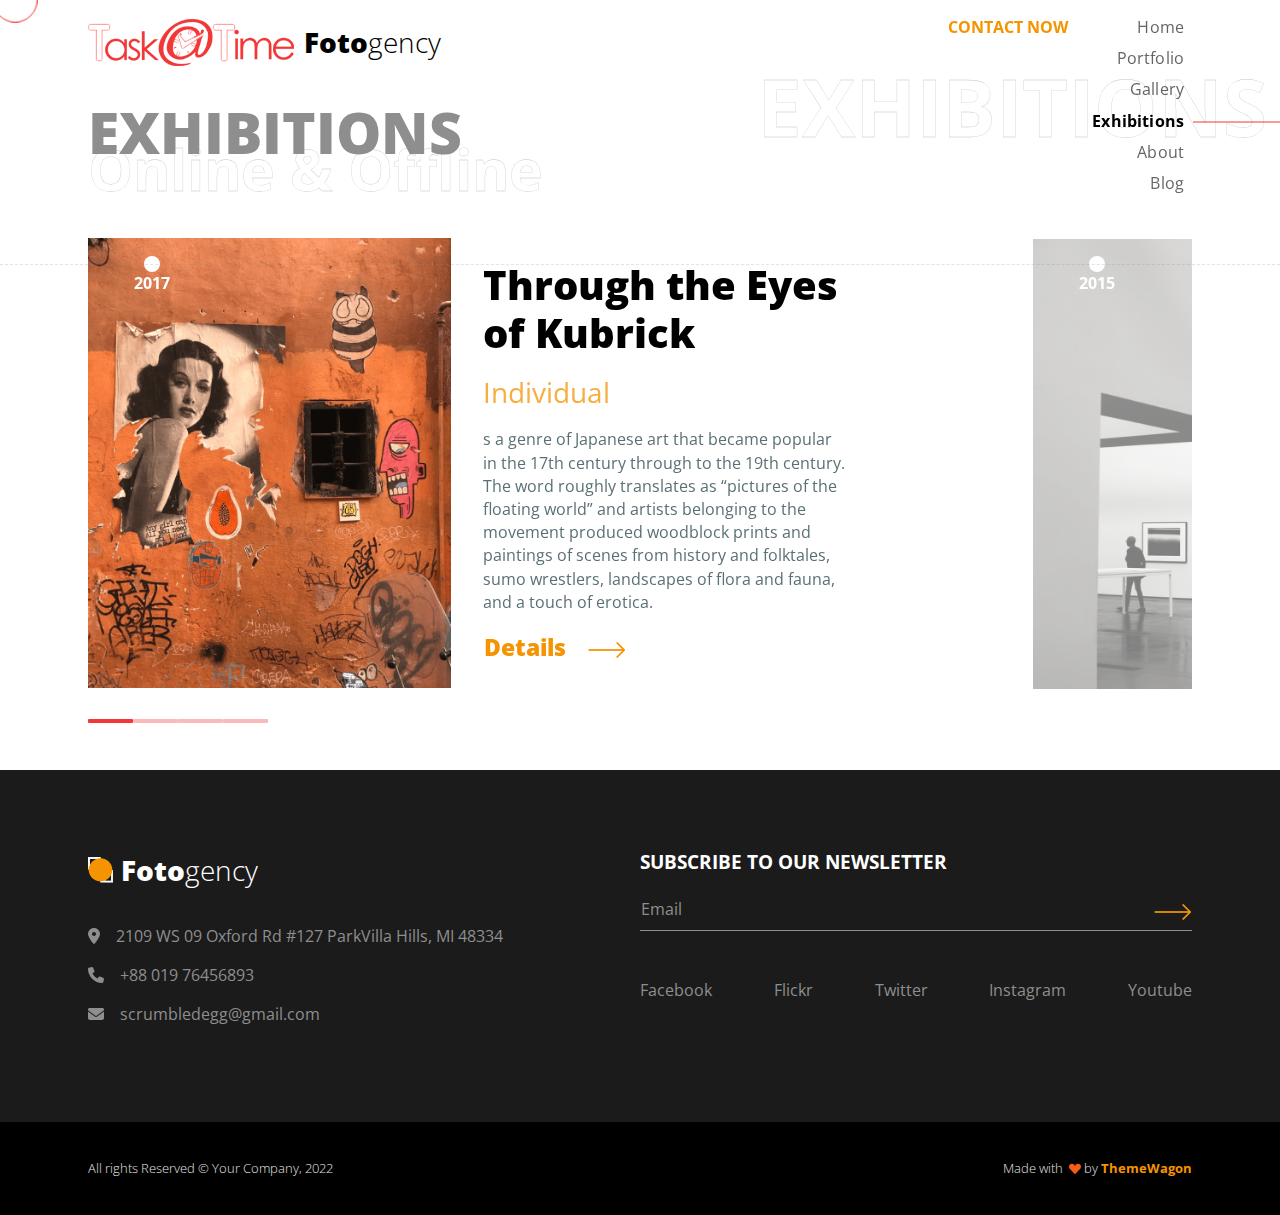
<file: exhibitions.html>
<!DOCTYPE html>
<html lang="en-US" dir="ltr">

  <head>
    <meta charset="utf-8">
    <meta http-equiv="X-UA-Compatible" content="IE=edge">
    <meta name="viewport" content="width=device-width, initial-scale=1">


    <!-- ===============================================-->
    <!--    Document Title-->
    <!-- ===============================================-->
    <title>Exhibitions | Online &amp; Offline</title>


    <!-- ===============================================-->
    <!--    Favicons-->
    <!-- ===============================================-->
    <link rel="apple-touch-icon" sizes="180x180" href="assets/img/favicons/apple-touch-icon.png">
    <link rel="icon" type="image/png" sizes="32x32" href="assets/img/favicons/favicon-32x32.png">
    <link rel="icon" type="image/png" sizes="16x16" href="assets/img/favicons/favicon-16x16.png">
    <link rel="shortcut icon" type="image/x-icon" href="assets/img/favicons/favicon.ico">
    <link rel="manifest" href="assets/img/favicons/manifest.json">
    <meta name="msapplication-TileImage" content="assets/img/favicons/mstile-150x150.png">
    <meta name="theme-color" content="#ffffff">


    <!-- ===============================================-->
    <!--    Stylesheets-->
    <!-- ===============================================-->
    <link rel="preconnect" href="https://fonts.gstatic.com">
    <link href="https://fonts.googleapis.com/css2?family=Open+Sans:wght@300;400;500;600;700;800&amp;display=swap" rel="stylesheet">
    <link href="vendors/prism/prism.css" rel="stylesheet">
    <link href="vendors/swiper/swiper-bundle.min.css" rel="stylesheet">
    <link href="assets/css/theme.css" rel="stylesheet" />
    <link href="assets/css/user.css" rel="stylesheet" />

  </head>


  <body>

    <!-- ===============================================-->
    <!--    Main Content-->
    <!-- ===============================================-->
    <main class="main" id="top">
      <div class="cursor-outer d-none d-md-block"></div>
      <nav class="navbar navbar-light py-3 px-0 overflow-hidden">
        <div class="container px-md-5">
          <div class="row w-100 g-0 justify-content-between">
            <div class="col-8">
              <div class="d-inline-block"><a class="navbar-brand pt-0 fs-3 text-black d-flex align-items-center" href="index.html"><img class="img-fluid" src="assets/img/icons/logo-icon.png" alt="" /><span class="fw-bolder ms-2">Foto</span><span class="fw-thin">gency</span></a></div>
              <div class="mt-4 d-none d-lg-block">
                <h1 class="text-uppercase fs-lg-7 fs-5 fw-bolder text-300 lh-1 position-relative z-index-0">Exhibitions</h1>
                <h1 class="d-none d-md-block fw-bolder text-outlined fs-7 text-white lh-1 mt-n4 position-relative z-index--1">Online &amp; Offline</h1>
              </div>
            </div>
            <div class="col-4 d-lg-none text-end pe-0">
              <button class="btn p-0 shadow-none text-black fs-2 d-inline-block" data-bs-toggle="offcanvas" data-bs-target="#navbarOffcanvas" aria-controls="navbarOffcanvas" aria-expanded="false" aria-label="Toggle offcanvas navigation"><span class="menu-bar"></span></button>
            </div>
            <div class="offcanvas offcanvas-end px-0" id="navbarOffcanvas" aria-labelledby="navbarOffcanvasTitle" aria-hidden="true">
              <div class="offcanvas-header justify-content-end">
                <h5 class="visually-hidden offcanvas-title" id="navbarOffcanvasTitle">Menu</h5>
                <button class="btn p-0 shadow-none text-black fs-2 d-inline text-end" type="button" data-bs-dismiss="offcanvas" aria-label="Close"><span class="menu-close-bar"></span></button>
              </div>
              <div class="offcanvas-body px-0">
                <div class="d-lg-flex flex-center-start gap-3 overflow-hidden">
                  <ul class="navbar-nav ms-auto fs-4 ps-6">
                    <li class="nav-item"><a class="nav-link d-inline-block nav-text-outlined lh-1 text-white fs-5" aria-current="page" href="index.html">Home</a></li>
                    <li class="nav-item"><a class="nav-link d-inline-block nav-text-outlined lh-1 text-white fs-5" aria-current="page" href="portfolio.html">Portfolio</a></li>
                    <li class="nav-item"><a class="nav-link d-inline-block nav-text-outlined lh-1 text-white fs-5" aria-current="page" href="gallery.html">Gallery</a></li>
                    <li class="nav-item"><a class="nav-link d-inline-block nav-text-outlined lh-1 text-white fs-5 active" aria-current="page" href="exhibitions.html">Exhibitions</a></li>
                    <li class="nav-item"><a class="nav-link d-inline-block nav-text-outlined lh-1 text-white fs-5" aria-current="page" href="about.html">About</a></li>
                    <li class="nav-item"><a class="nav-link d-inline-block nav-text-outlined lh-1 text-white fs-5" aria-current="page" href="blog.html">Blog</a></li>
                  </ul>
                </div>
              </div>
            </div>
            <div class="col-4">
              <div class="d-none d-lg-flex justify-content-end position-relative z-index-1">
                <div class="position-absolute absolute-centered z-index--1">
                  <h1 class="ms-2 fw-bolder text-outlined text-uppercase text-white pe-none display-1">Exhibitions</h1>
                </div>
                <div class="d-flex gap-3 align-items-start"><a class="mb-0 ms-auto text-warning fs-0 fw-bold text-uppercase" href="blog.html#contact">Contact Now</a>
                  <ul class="navbar-nav navbar-fotogency ms-auto text-end">
                    <li class="nav-item px-2 position-relative"><a class="nav-link pt-0" aria-current="page" href="index.html">Home</a></li>
                    <li class="nav-item px-2 position-relative"><a class="nav-link pt-0" aria-current="page" href="portfolio.html">Portfolio</a></li>
                    <li class="nav-item px-2 position-relative"><a class="nav-link pt-0" aria-current="page" href="gallery.html">Gallery</a></li>
                    <li class="nav-item px-2 position-relative"><a class="nav-link pt-0 active" aria-current="page" href="exhibitions.html">Exhibitions</a></li>
                    <li class="nav-item px-2 position-relative"><a class="nav-link pt-0" aria-current="page" href="about.html">About</a></li>
                    <li class="nav-item px-2 position-relative"><a class="nav-link pt-0" aria-current="page" href="blog.html">Blog</a></li>
                  </ul>
                </div>
              </div>
            </div>
          </div>
          <div class="row g-0 mt-4 d-lg-none">
            <h1 class="text-uppercase ps-0 fs-lg-7 fs-5 fw-bolder text-300 lh-1 position-relative z-index-0">Exhibitions</h1>
            <h1 class="fw-bolder text-outlined ps-0 fs-lg-7 fs-sm-6 fs-5 text-white lh-1 mt-sm-n4 mt-n3 position-relative z-index--1">Online &amp; Offline</h1>
          </div>
        </div>
      </nav>


      <!-- ============================================-->
      <!-- <section> begin ============================-->
      <section class="py-3 position-relative">

        <div class="container-fluid px-0">
          <div class="position-absolute w-100 border-dashed-bottom opacity-25 top-5 z-index-2"></div>
          <div class="container px-md-5">
            <div class="row g-0">
              <div class="col-lg-12 pb-6 px-0 mb-lg-0">
                <div class="swiper-container swiper-theme" data-swiper='{"slidesPerView":1,"breakpoints":{"576":{"slidesPerView":1.2}},"spaceBetween":30,"grabCursor":true,"pagination":{"el":".swiper-pagination","clickable":true},"loop":true,"loopedSlides":3,"slideToClickedSlide":true}'>
                  <div class="swiper-wrapper">
                    <div class="swiper-slide">
                      <div class="row align-items-xl-center">
                        <div class="col-lg-5"><img class="img-fluid w-100" src="assets/img/exhibitions/img01.png" alt="" />
                          <div class="position-absolute top-5 start-5 mt-n1 d-flex flex-column align-items-center"><span class="rounded-circle bg-white p-2 d-block"></span><span class="text-white fw-bold">2017</span></div>
                        </div>
                        <div class="col-lg-6 col-xl-5 mt-4 mt-lg-0">
                          <h1 class="fw-bolder mb-3">Through the Eyes of Kubrick</h1>
                          <p class="text-warning fs-3 opacity-75">Individual</p>
                          <p class="fs-0">s a genre of Japanese art that became popular in the 17th century through to the 19th century. The word roughly translates as “pictures of the floating world” and artists belonging to the movement produced woodblock prints and paintings of scenes from history and folktales, sumo wrestlers, landscapes of flora and fauna, and a touch of erotica.</p>
                          <button class="btn btn-link text-warning p-0 fs-2"><span class="fw-bolder">Details </span><img class="ms-3" src="assets/img/icons/long-arrow.png" alt="" /></button>
                        </div>
                      </div>
                    </div>
                    <div class="swiper-slide">
                      <div class="row align-items-xl-center">
                        <div class="col-lg-5"><img class="img-fluid w-100" src="assets/img/exhibitions/img02.png" alt="" />
                          <div class="position-absolute top-5 start-5 mt-n1 d-flex flex-column align-items-center"><span class="rounded-circle bg-white p-2 d-block"></span><span class="text-white fw-bold">2015</span></div>
                        </div>
                        <div class="col-lg-6 col-xl-5 mt-4 mt-lg-0">
                          <h1 class="fw-bolder mb-3">Wave of Surrealism in photography</h1>
                          <p class="text-warning fs-3 opacity-75">Collective</p>
                          <p class="fs-0">s a genre of Japanese art that became popular in the 17th century through to the 19th century. The word roughly translates as “pictures of the floating world” and artists belonging to the movement produced woodblock prints and paintings of scenes from history and folktales, sumo wrestlers, landscapes of flora and fauna, and a touch of erotica.</p>
                          <button class="btn btn-link text-warning p-0 fs-2"><span class="fw-bolder">Details </span><img class="ms-3" src="assets/img/icons/long-arrow.png" alt="" /></button>
                        </div>
                      </div>
                    </div>
                    <div class="swiper-slide">
                      <div class="row align-items-xl-center">
                        <div class="col-lg-5"><img class="img-fluid w-100" src="assets/img/exhibitions/img03.png" alt="" />
                          <div class="position-absolute top-5 start-5 mt-n1 d-flex flex-column align-items-center"><span class="rounded-circle bg-white p-2 d-block"></span><span class="text-white fw-bold">2015</span></div>
                        </div>
                        <div class="col-lg-6 col-xl-5 mt-4 mt-lg-0">
                          <h1 class="fw-bolder mb-3">Through the Eyes of Kubrick</h1>
                          <p class="text-warning fs-3 opacity-75">Individual</p>
                          <p class="fs-0">s a genre of Japanese art that became popular in the 17th century through to the 19th century. The word roughly translates as “pictures of the floating world” and artists belonging to the movement produced woodblock prints and paintings of scenes from history and folktales, sumo wrestlers, landscapes of flora and fauna, and a touch of erotica.</p>
                          <button class="btn btn-link text-warning p-0 fs-2"><span class="fw-bolder">Details </span><img class="ms-3" src="assets/img/icons/long-arrow.png" alt="" /></button>
                        </div>
                      </div>
                    </div>
                    <div class="swiper-slide">
                      <div class="row align-items-xl-center">
                        <div class="col-lg-5"><img class="img-fluid w-100" src="assets/img/exhibitions/img04.png" alt="" />
                          <div class="position-absolute top-5 start-5 mt-n1 d-flex flex-column align-items-center"><span class="rounded-circle bg-white p-2 d-block"></span><span class="text-white fw-bold">2015</span></div>
                        </div>
                        <div class="col-lg-6 col-xl-5 mt-4 mt-lg-0">
                          <h1 class="fw-bolder mb-3">Through the Eyes of Kubrick</h1>
                          <p class="text-warning fs-3 opacity-75">Individual</p>
                          <p class="fs-0">s a genre of Japanese art that became popular in the 17th century through to the 19th century. The word roughly translates as “pictures of the floating world” and artists belonging to the movement produced woodblock prints and paintings of scenes from history and folktales, sumo wrestlers, landscapes of flora and fauna, and a touch of erotica.</p>
                          <button class="btn btn-link text-warning p-0 fs-2"><span class="fw-bolder">Details </span><img class="ms-3" src="assets/img/icons/long-arrow.png" alt="" /></button>
                        </div>
                      </div>
                    </div>
                  </div>
                </div>
                <div class="swiper-theme swiper-pagination d-flex mt-4"></div>
              </div>
            </div>
          </div>
        </div>
        <!-- end of .container-->

      </section>
      <!-- <section> close ============================-->
      <!-- ============================================-->


    </main>
    <!-- ===============================================-->
    <!--    End of Main Content-->
    <!-- ===============================================-->


    <footer class="bg-footer-black" id="footer">
      <div class="container py-7 px-md-5">
        <div class="row g-0">
          <div class="col-md-6 mb-5 mb-md-0">
            <div class="mb-4 d-inline-block"><a class="navbar-brand pt-0 fs-3 text-white d-flex align-items-center" href="index.html"><img class="img-fluid" src="assets/img/icons/dark-logo-icon.png" alt="" width="25" height="25" /><span class="fw-bolder ms-2">Foto</span><span class="fw-thin">gency</span></a></div>
            <div class="col-12 col-md-10 text-300 mb-3"><i class="fas fa-map-marker-alt"></i><a class="nav-link text-300 d-inline" href="https://www.google.com/maps/place/2109+WS+09+Oxford+Rd+%23127+ParkVilla+Hills,+">2109 WS 09 Oxford Rd #127 ParkVilla Hills, MI 48334</a></div>
            <div class="col-12 col-md-10 text-300 mb-3"><i class="fas fa-phone"></i><a class="nav-link text-300 d-inline" href="tel:+8801976476893">+88 019 76456893</a></div>
            <div class="col-12 col-md-10 text-300 mb-3"><i class="fas fa-envelope"></i><a class="nav-link text-300 d-inline" href="mailto:scrscrumbledegg@gmail.com">scrumbledegg@gmail.com</a></div>
          </div>
          <div class="col-md-6">
            <h5 class="text-white mb-2">SUBSCRIBE TO OUR NEWSLETTER</h5>
            <form>
              <div class="form-floating mb-5 position-relative text-200">
                <input class="form-control form-fotogency-header-control text-200" id="email" type="email" placeholder="name@example.com" required="required" />
                <label class="text-300 mb-1" for="email">Email</label>
                <div class="position-absolute end-0 top-0">
                  <button class="btn shadow-none px-0" type="submit"><img class="ms-3" src="assets/img/icons/long-arrow.png" alt="" /></button>
                </div>
              </div>
            </form>
            <div class="d-flex gap-2 flex-wrap justify-content-between align-items-center"><a class="social-icons" href="https://www.facebook.com/" target="_blank">Facebook</a><a class="social-icons" href="https://www.flickr.com/photos/" target="_blank">Flickr</a><a class="social-icons" href="https://twitter.com/" target="_blank">Twitter</a><a class="social-icons" href="https://www.instagram.com/" target="_blank">Instagram</a><a class="social-icons" href="https://www.youtube.com/" target="_blank">Youtube</a>
            </div>
          </div>
        </div>
      </div>
    </footer>


    <!-- ============================================-->
    <!-- <section> begin ============================-->
    <section class="bg-black py-0">

      <div class="container px-md-5">
        <div class="row g-0 justify-content-md-between justify-content-evenly py-4">
          <div class="col-12 col-sm-8 col-md-6 col-lg-auto text-center text-md-start">
            <p class="fs--1 my-2 fw-light text-100">All rights Reserved &copy; Your Company, 2022</p>
          </div>
          <div class="col-12 col-sm-8 col-md-6">
            <p class="fs--1 fw-light my-2 text-center text-md-end text-100"> Made with&nbsp;
              <svg class="bi bi-suit-heart-fill" xmlns="http://www.w3.org/2000/svg" width="12" height="12" fill="#F95C19" viewBox="0 0 16 16">
                <path d="M4 1c2.21 0 4 1.755 4 3.92C8 2.755 9.79 1 12 1s4 1.755 4 3.92c0 3.263-3.234 4.414-7.608 9.608a.513.513 0 0 1-.784 0C3.234 9.334 0 8.183 0 4.92 0 2.755 1.79 1 4 1z"></path>
              </svg>&nbsp;by&nbsp;<a class="fw-bold text-warning" href="https://themewagon.com/" target="_blank">ThemeWagon</a>
            </p>
          </div>
        </div>
      </div>
      <!-- end of .container-->

    </section>
    <!-- <section> close ============================-->
    <!-- ============================================-->




    <!-- ===============================================-->
    <!--    JavaScripts-->
    <!-- ===============================================-->
    <script src="vendors/popper/popper.min.js"></script>
    <script src="vendors/bootstrap/bootstrap.min.js"></script>
    <script src="vendors/anchorjs/anchor.min.js"></script>
    <script src="vendors/is/is.min.js"></script>
    <script src="vendors/fontawesome/all.min.js"></script>
    <script src="vendors/lodash/lodash.min.js"></script>
    <script src="https://polyfill.io/v3/polyfill.min.js?features=window.scroll"></script>
    <script src="vendors/prism/prism.js"></script>
    <script src="vendors/swiper/swiper-bundle.min.js"></script>
    <script src="assets/js/theme.js"></script>

  </body>

</html>
</file>
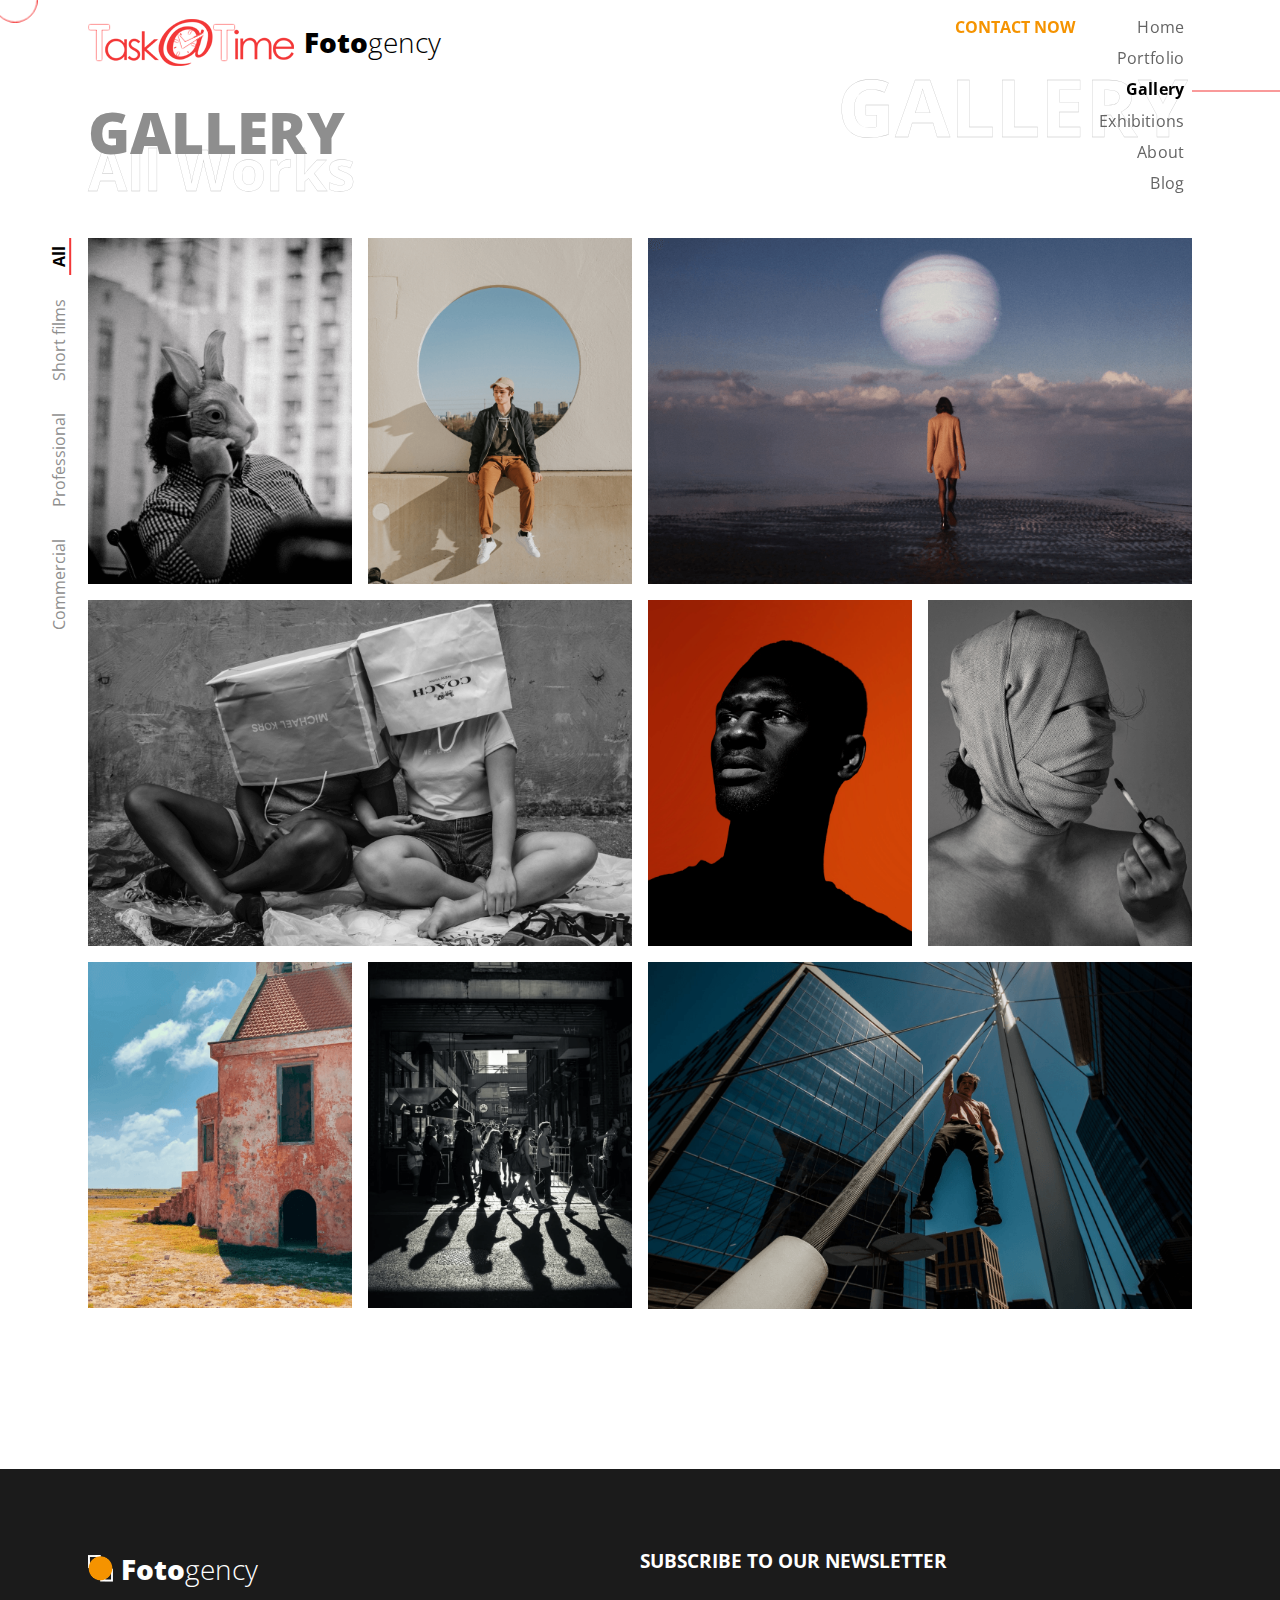
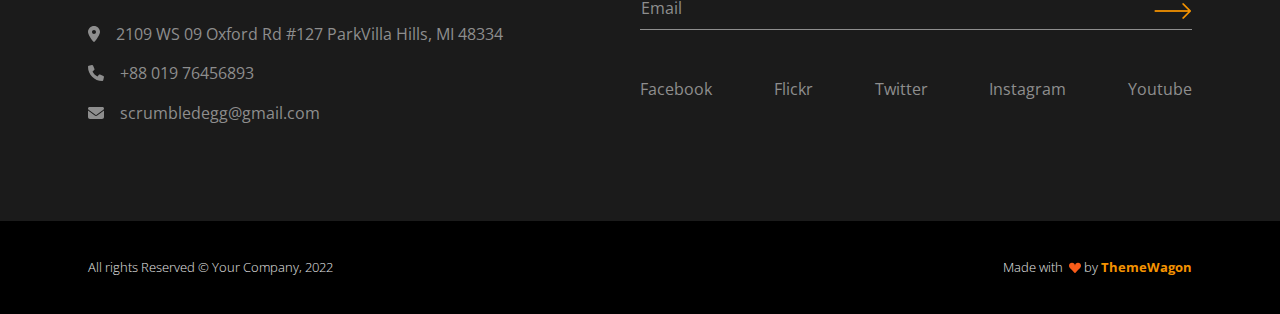
<file: gallery.html>
<!DOCTYPE html>
<html lang="en-US" dir="ltr">

  <head>
    <meta charset="utf-8">
    <meta http-equiv="X-UA-Compatible" content="IE=edge">
    <meta name="viewport" content="width=device-width, initial-scale=1">


    <!-- ===============================================-->
    <!--    Document Title-->
    <!-- ===============================================-->
    <title>Gallery | All Works</title>


    <!-- ===============================================-->
    <!--    Favicons-->
    <!-- ===============================================-->
    <link rel="apple-touch-icon" sizes="180x180" href="assets/img/favicons/apple-touch-icon.png">
    <link rel="icon" type="image/png" sizes="32x32" href="assets/img/favicons/favicon-32x32.png">
    <link rel="icon" type="image/png" sizes="16x16" href="assets/img/favicons/favicon-16x16.png">
    <link rel="shortcut icon" type="image/x-icon" href="assets/img/favicons/favicon.ico">
    <link rel="manifest" href="assets/img/favicons/manifest.json">
    <meta name="msapplication-TileImage" content="assets/img/favicons/mstile-150x150.png">
    <meta name="theme-color" content="#ffffff">


    <!-- ===============================================-->
    <!--    Stylesheets-->
    <!-- ===============================================-->
    <link rel="preconnect" href="https://fonts.gstatic.com">
    <link href="https://fonts.googleapis.com/css2?family=Open+Sans:wght@300;400;500;600;700;800&amp;display=swap" rel="stylesheet">
    <link href="vendors/prism/prism.css" rel="stylesheet">
    <link href="vendors/swiper/swiper-bundle.min.css" rel="stylesheet">
    <link href="assets/css/theme.css" rel="stylesheet" />
    <link href="assets/css/user.css" rel="stylesheet" />

    <link href="vendors/glightbox/glightbox.min.css" rel="stylesheet">
  </head>


  <body>

    <!-- ===============================================-->
    <!--    Main Content-->
    <!-- ===============================================-->
    <main class="main" id="top">
      <div class="cursor-outer d-none d-md-block"></div>
      <nav class="navbar navbar-light py-3 px-0 overflow-hidden">
        <div class="container px-md-5">
          <div class="row w-100 g-0 justify-content-between">
            <div class="col-8">
              <div class="d-inline-block"><a class="navbar-brand pt-0 fs-3 text-black d-flex align-items-center" href="index.html"><img class="img-fluid" src="assets/img/icons/logo-icon.png" alt="" /><span class="fw-bolder ms-2">Foto</span><span class="fw-thin">gency</span></a></div>
              <div class="mt-4 d-none d-lg-block">
                <h1 class="text-uppercase fs-lg-7 fs-5 fw-bolder text-300 lh-1 position-relative z-index-0">Gallery</h1>
                <h1 class="d-none d-md-block fw-bolder text-outlined fs-7 text-white lh-1 mt-n4 position-relative z-index--1">All Works</h1>
              </div>
            </div>
            <div class="col-4 d-lg-none text-end pe-0">
              <button class="btn p-0 shadow-none text-black fs-2 d-inline-block" data-bs-toggle="offcanvas" data-bs-target="#navbarOffcanvas" aria-controls="navbarOffcanvas" aria-expanded="false" aria-label="Toggle offcanvas navigation"><span class="menu-bar"></span></button>
            </div>
            <div class="offcanvas offcanvas-end px-0" id="navbarOffcanvas" aria-labelledby="navbarOffcanvasTitle" aria-hidden="true">
              <div class="offcanvas-header justify-content-end">
                <h5 class="visually-hidden offcanvas-title" id="navbarOffcanvasTitle">Menu</h5>
                <button class="btn p-0 shadow-none text-black fs-2 d-inline text-end" type="button" data-bs-dismiss="offcanvas" aria-label="Close"><span class="menu-close-bar"></span></button>
              </div>
              <div class="offcanvas-body px-0">
                <div class="d-lg-flex flex-center-start gap-3 overflow-hidden">
                  <ul class="navbar-nav ms-auto fs-4 ps-6">
                    <li class="nav-item"><a class="nav-link d-inline-block nav-text-outlined lh-1 text-white fs-5" aria-current="page" href="index.html">Home</a></li>
                    <li class="nav-item"><a class="nav-link d-inline-block nav-text-outlined lh-1 text-white fs-5" aria-current="page" href="portfolio.html">Portfolio</a></li>
                    <li class="nav-item"><a class="nav-link d-inline-block nav-text-outlined lh-1 text-white fs-5 active" aria-current="page" href="gallery.html">Gallery</a></li>
                    <li class="nav-item"><a class="nav-link d-inline-block nav-text-outlined lh-1 text-white fs-5" aria-current="page" href="exhibitions.html">Exhibitions</a></li>
                    <li class="nav-item"><a class="nav-link d-inline-block nav-text-outlined lh-1 text-white fs-5" aria-current="page" href="about.html">About</a></li>
                    <li class="nav-item"><a class="nav-link d-inline-block nav-text-outlined lh-1 text-white fs-5" aria-current="page" href="blog.html">Blog</a></li>
                  </ul>
                </div>
              </div>
            </div>
            <div class="col-4">
              <div class="d-none d-lg-flex justify-content-end position-relative z-index-1">
                <div class="position-absolute absolute-centered z-index--1">
                  <h1 class="ms-2 fw-bolder text-outlined text-uppercase text-white pe-none display-1">Gallery</h1>
                </div>
                <div class="d-flex gap-3 align-items-start"><a class="mb-0 ms-auto text-warning fs-0 fw-bold text-uppercase" href="blog.html#contact">Contact Now</a>
                  <ul class="navbar-nav navbar-fotogency ms-auto text-end">
                    <li class="nav-item px-2 position-relative"><a class="nav-link pt-0" aria-current="page" href="index.html">Home</a></li>
                    <li class="nav-item px-2 position-relative"><a class="nav-link pt-0" aria-current="page" href="portfolio.html">Portfolio</a></li>
                    <li class="nav-item px-2 position-relative"><a class="nav-link pt-0 active" aria-current="page" href="gallery.html">Gallery</a></li>
                    <li class="nav-item px-2 position-relative"><a class="nav-link pt-0" aria-current="page" href="exhibitions.html">Exhibitions</a></li>
                    <li class="nav-item px-2 position-relative"><a class="nav-link pt-0" aria-current="page" href="about.html">About</a></li>
                    <li class="nav-item px-2 position-relative"><a class="nav-link pt-0" aria-current="page" href="blog.html">Blog</a></li>
                  </ul>
                </div>
              </div>
            </div>
          </div>
          <div class="row g-0 mt-4 d-lg-none">
            <h1 class="text-uppercase ps-0 fs-lg-7 fs-5 fw-bolder text-300 lh-1 position-relative z-index-0">Gallery</h1>
            <h1 class="fw-bolder text-outlined ps-0 fs-lg-7 fs-sm-6 fs-5 text-white lh-1 mt-sm-n4 mt-n3 position-relative z-index--1">All Works</h1>
          </div>
        </div>
      </nav>
      <section class="pt-3 pb-9 position-relative">
        <div class="container px-md-5">
          <div class="position-md-absolute start-0 ms-2 mt-3 mb-4">
            <ul class="nav gallery-tab d-flex gap-3" data-filter-nav="data-filter-nav">
              <li class="nav-item"><a class="nav-link p-0 py-md-2 isotope-nav active" href="#!" data-filter="*">All</a></li>
              <li class="nav-item"><a class="nav-link p-0 py-md-2 isotope-nav" href="#!" data-filter=".shortfilms">Short films</a></li>
              <li class="nav-item"><a class="nav-link p-0 py-md-2 isotope-nav" href="#!" data-filter=".professional">Professional</a></li>
              <li class="nav-item"><a class="nav-link p-0 py-md-2 isotope-nav" href="#!" data-filter=".commercial">Commercial</a></li>
            </ul>
          </div>
          <div class="row g-3" data-isotope='{"layoutMode":"packery"}'>
            <div class="col-lg-3 col-sm-6 col-12 shortfilms gallery-item isotope-item"><img class="img-fluid w-100" src="assets/img/gallery/1.png" alt="" data-glightbox="title: To infinity and beyond; description: Iching biching chiching" /></div>
            <div class="col-lg-3 col-sm-6 col-12 shortfilms gallery-item isotope-item"><img class="img-fluid w-100" src="assets/img/gallery/2.png" alt="" data-glightbox="title: To infinity and beyond; description: Iching biching chiching" /></div>
            <div class="col-lg-6 col-12 shortfilms gallery-item isotope-item"><img class="img-fluid w-100" src="assets/img/gallery/3.png" alt="" data-glightbox="title: To infinity and beyond; description: Iching biching chiching" /></div>
            <div class="col-lg-6 col-12 professional gallery-item isotope-item"><img class="img-fluid w-100" src="assets/img/gallery/4.png" alt="" data-glightbox="title: To infinity and beyond; description: Iching biching chiching" /></div>
            <div class="col-lg-3 col-sm-6 col-12 professional gallery-item isotope-item"><img class="img-fluid w-100" src="assets/img/gallery/5.png" alt="" data-glightbox="title: To infinity and beyond; description: Iching biching chiching" /></div>
            <div class="col-lg-3 col-sm-6 col-12 professional gallery-item isotope-item"><img class="img-fluid w-100" src="assets/img/gallery/6.png" alt="" data-glightbox="title: To infinity and beyond; description: Iching biching chiching" /></div>
            <div class="col-lg-3 col-sm-6 col-12 commercial gallery-item isotope-item"><img class="img-fluid w-100" src="assets/img/gallery/7.png" alt="" data-glightbox="title: To infinity and beyond; description: Iching biching chiching" /></div>
            <div class="col-lg-3 col-sm-6 col-12 commercial gallery-item isotope-item"><img class="img-fluid w-100" src="assets/img/gallery/8.png" alt="" data-glightbox="title: To infinity and beyond; description: Iching biching chiching" /></div>
            <div class="col-lg-6 col-12 commercial gallery-item isotope-item"><img class="img-fluid w-100" src="assets/img/gallery/9.png" alt="" data-glightbox="title: To infinity and beyond; description: Iching biching chiching" /></div>
          </div>
        </div>
      </section>
    </main>
    <!-- ===============================================-->
    <!--    End of Main Content-->
    <!-- ===============================================-->


    <footer class="bg-footer-black" id="footer">
      <div class="container py-7 px-md-5">
        <div class="row g-0">
          <div class="col-md-6 mb-5 mb-md-0">
            <div class="mb-4 d-inline-block"><a class="navbar-brand pt-0 fs-3 text-white d-flex align-items-center" href="index.html"><img class="img-fluid" src="assets/img/icons/dark-logo-icon.png" alt="" width="25" height="25" /><span class="fw-bolder ms-2">Foto</span><span class="fw-thin">gency</span></a></div>
            <div class="col-12 col-md-10 text-300 mb-3"><i class="fas fa-map-marker-alt"></i><a class="nav-link text-300 d-inline" href="https://www.google.com/maps/place/2109+WS+09+Oxford+Rd+%23127+ParkVilla+Hills,+">2109 WS 09 Oxford Rd #127 ParkVilla Hills, MI 48334</a></div>
            <div class="col-12 col-md-10 text-300 mb-3"><i class="fas fa-phone"></i><a class="nav-link text-300 d-inline" href="tel:+8801976476893">+88 019 76456893</a></div>
            <div class="col-12 col-md-10 text-300 mb-3"><i class="fas fa-envelope"></i><a class="nav-link text-300 d-inline" href="mailto:scrscrumbledegg@gmail.com">scrumbledegg@gmail.com</a></div>
          </div>
          <div class="col-md-6">
            <h5 class="text-white mb-2">SUBSCRIBE TO OUR NEWSLETTER</h5>
            <form>
              <div class="form-floating mb-5 position-relative text-200">
                <input class="form-control form-fotogency-header-control text-200" id="email" type="email" placeholder="name@example.com" required="required" />
                <label class="text-300 mb-1" for="email">Email</label>
                <div class="position-absolute end-0 top-0">
                  <button class="btn shadow-none px-0" type="submit"><img class="ms-3" src="assets/img/icons/long-arrow.png" alt="" /></button>
                </div>
              </div>
            </form>
            <div class="d-flex gap-2 flex-wrap justify-content-between align-items-center"><a class="social-icons" href="https://www.facebook.com/" target="_blank">Facebook</a><a class="social-icons" href="https://www.flickr.com/photos/" target="_blank">Flickr</a><a class="social-icons" href="https://twitter.com/" target="_blank">Twitter</a><a class="social-icons" href="https://www.instagram.com/" target="_blank">Instagram</a><a class="social-icons" href="https://www.youtube.com/" target="_blank">Youtube</a>
            </div>
          </div>
        </div>
      </div>
    </footer>


    <!-- ============================================-->
    <!-- <section> begin ============================-->
    <section class="bg-black py-0">

      <div class="container px-md-5">
        <div class="row g-0 justify-content-md-between justify-content-evenly py-4">
          <div class="col-12 col-sm-8 col-md-6 col-lg-auto text-center text-md-start">
            <p class="fs--1 my-2 fw-light text-100">All rights Reserved &copy; Your Company, 2022</p>
          </div>
          <div class="col-12 col-sm-8 col-md-6">
            <p class="fs--1 fw-light my-2 text-center text-md-end text-100"> Made with&nbsp;
              <svg class="bi bi-suit-heart-fill" xmlns="http://www.w3.org/2000/svg" width="12" height="12" fill="#F95C19" viewBox="0 0 16 16">
                <path d="M4 1c2.21 0 4 1.755 4 3.92C8 2.755 9.79 1 12 1s4 1.755 4 3.92c0 3.263-3.234 4.414-7.608 9.608a.513.513 0 0 1-.784 0C3.234 9.334 0 8.183 0 4.92 0 2.755 1.79 1 4 1z"></path>
              </svg>&nbsp;by&nbsp;<a class="fw-bold text-warning" href="https://themewagon.com/" target="_blank">ThemeWagon</a>
            </p>
          </div>
        </div>
      </div>
      <!-- end of .container-->

    </section>
    <!-- <section> close ============================-->
    <!-- ============================================-->




    <!-- ===============================================-->
    <!--    JavaScripts-->
    <!-- ===============================================-->
    <script src="vendors/popper/popper.min.js"></script>
    <script src="vendors/bootstrap/bootstrap.min.js"></script>
    <script src="vendors/anchorjs/anchor.min.js"></script>
    <script src="vendors/is/is.min.js"></script>
    <script src="vendors/imagesloaded/imagesloaded.pkgd.js"></script>
    <script src="vendors/isotope-layout/isotope.pkgd.min.js"> </script>
    <script src="vendors/isotope-packery/packery-mode.pkgd.min.js"> </script>
    <script src="vendors/glightbox/glightbox.min.js"></script>
    <script src="vendors/fontawesome/all.min.js"></script>
    <script src="vendors/lodash/lodash.min.js"></script>
    <script src="https://polyfill.io/v3/polyfill.min.js?features=window.scroll"></script>
    <script src="vendors/prism/prism.js"></script>
    <script src="vendors/swiper/swiper-bundle.min.js"></script>
    <script src="assets/js/theme.js"></script>

  </body>

</html>
</file>
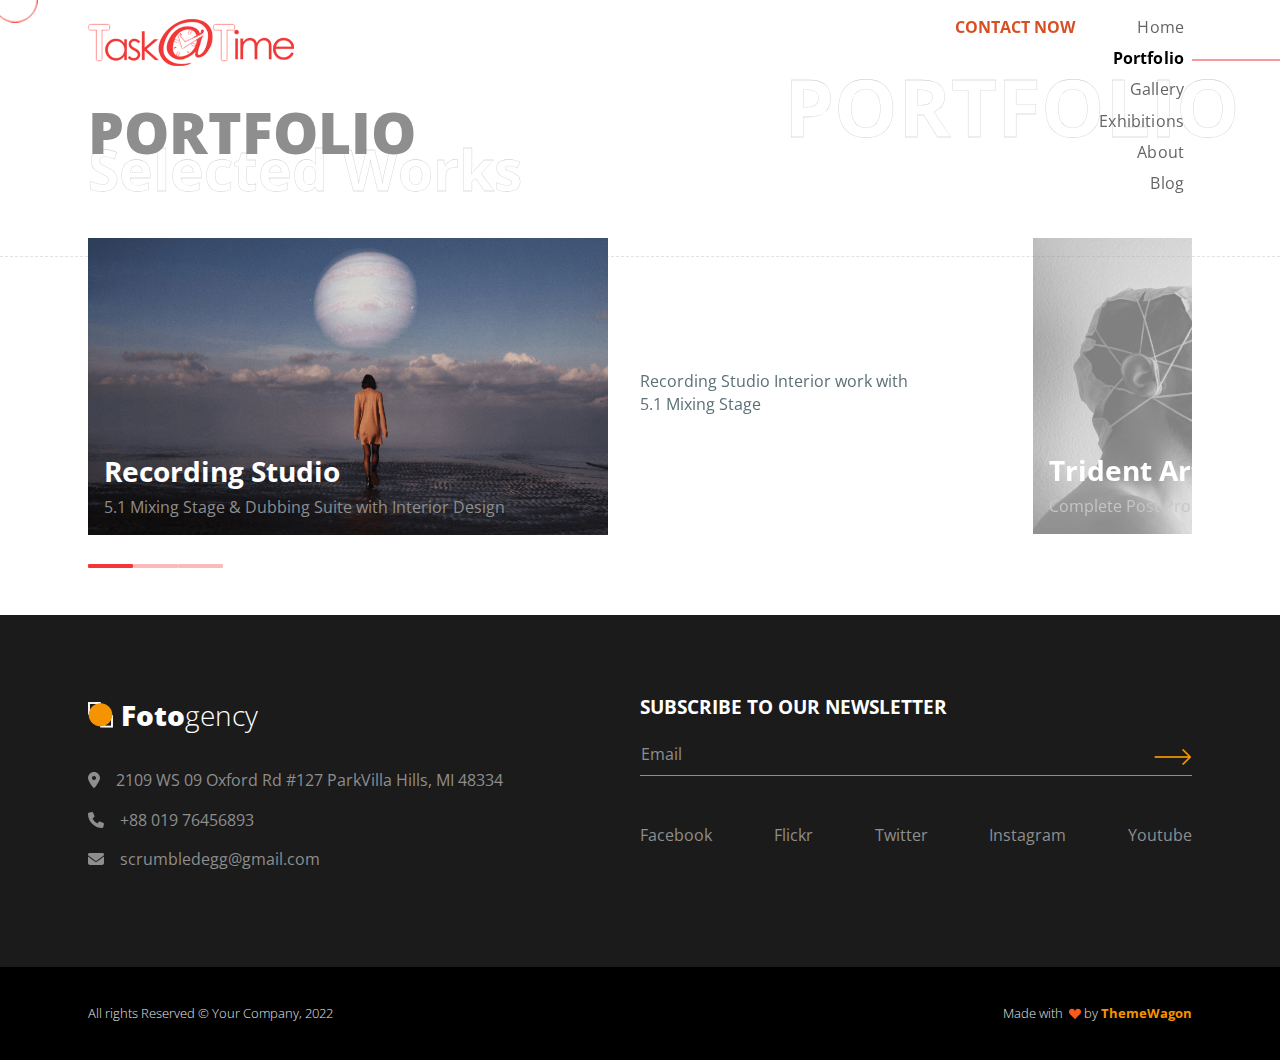
<file: portfolio.html>
<!DOCTYPE html>
<html lang="en-US" dir="ltr">

  <head>
    <meta charset="utf-8">
    <meta http-equiv="X-UA-Compatible" content="IE=edge">
    <meta name="viewport" content="width=device-width, initial-scale=1">


    
    <!-- ===============================================-->
    <!--    Document Title-->
    <!-- ===============================================-->
    <title>PORTFOLIO | TASK AT TIME | AUDIO VIDEO BROADCASTING</title>


    <!-- ===============================================-->
    <!--    Favicons-->
    <!-- ===============================================-->
    <link rel="apple-touch-icon" sizes="180x180" href="assets/img/favicons/apple-touch-icon.png">
    <link rel="icon" type="image/png" sizes="32x32" href="assets/img/favicons/favicon-32x32.png">
    <link rel="icon" type="image/png" sizes="16x16" href="assets/img/favicons/favicon-16x16.png">
    <link rel="shortcut icon" type="image/x-icon" href="assets/img/favicons/favicon.ico">
    <link rel="manifest" href="assets/img/favicons/manifest.json">
    <meta name="msapplication-TileImage" content="assets/img/favicons/mstile-150x150.png">
    <meta name="theme-color" content="#ffffff">


    <!-- ===============================================-->
    <!--    Stylesheets-->
    <!-- ===============================================-->
    <link rel="preconnect" href="https://fonts.gstatic.com">
    <link href="https://fonts.googleapis.com/css2?family=Open+Sans:wght@300;400;500;600;700;800&amp;display=swap" rel="stylesheet">
    <link href="vendors/prism/prism.css" rel="stylesheet">
    <link href="vendors/swiper/swiper-bundle.min.css" rel="stylesheet">
    <link href="assets/css/theme.css" rel="stylesheet" />
    <link href="assets/css/user.css" rel="stylesheet" />

  </head>


  <body>

    <!-- ===============================================-->
    <!--    Main Content-->
    <!-- ===============================================-->
    <main class="main" id="top">
      <div class="cursor-outer d-none d-md-block"></div>
      <nav class="navbar navbar-light py-3 px-0 overflow-hidden">
        <div class="container px-md-5">
          <div class="row w-100 g-0 justify-content-between">
            <div class="col-8">
              <div class="d-inline-block"><a class="navbar-brand pt-0 fs-3 text-black d-flex align-items-center" href="index.html"><img class="img-fluid" src="assets/img/icons/logo-icon.png" alt="" /></a></div>
              <div class="mt-4 d-none d-lg-block">
                <h1 class="text-uppercase fs-lg-7 fs-5 fw-bolder text-300 lh-1 position-relative z-index-0">Portfolio</h1>
                <h1 class="d-none d-md-block fw-bolder text-outlined fs-7 text-white lh-1 mt-n4 position-relative z-index--1">Selected Works</h1>
              </div>
            </div>
            <div class="col-4 d-lg-none text-end pe-0">
              <button class="btn p-0 shadow-none text-black fs-2 d-inline-block" data-bs-toggle="offcanvas" data-bs-target="#navbarOffcanvas" aria-controls="navbarOffcanvas" aria-expanded="false" aria-label="Toggle offcanvas navigation"><span class="menu-bar"></span></button>
            </div>
            <div class="offcanvas offcanvas-end px-0" id="navbarOffcanvas" aria-labelledby="navbarOffcanvasTitle" aria-hidden="true">
              <div class="offcanvas-header justify-content-end">
                <h5 class="visually-hidden offcanvas-title" id="navbarOffcanvasTitle">Menu</h5>
                <button class="btn p-0 shadow-none text-black fs-2 d-inline text-end" type="button" data-bs-dismiss="offcanvas" aria-label="Close"><span class="menu-close-bar"></span></button>
              </div>
              <div class="offcanvas-body px-0">
                <div class="d-lg-flex flex-center-start gap-3 overflow-hidden">
                  <ul class="navbar-nav ms-auto fs-4 ps-6">
                    <li class="nav-item"><a class="nav-link d-inline-block nav-text-outlined lh-1 text-white fs-5" aria-current="page" href="index.html">Home</a></li>
                    <li class="nav-item"><a class="nav-link d-inline-block nav-text-outlined lh-1 text-white fs-5 active" aria-current="page" href="portfolio.html">Portfolio</a></li>
                    <li class="nav-item"><a class="nav-link d-inline-block nav-text-outlined lh-1 text-white fs-5" aria-current="page" href="gallery.html">Gallery</a></li>
                    <li class="nav-item"><a class="nav-link d-inline-block nav-text-outlined lh-1 text-white fs-5" aria-current="page" href="exhibitions.html">Exhibitions</a></li>
                    <li class="nav-item"><a class="nav-link d-inline-block nav-text-outlined lh-1 text-white fs-5" aria-current="page" href="about.html">About</a></li>
                    <li class="nav-item"><a class="nav-link d-inline-block nav-text-outlined lh-1 text-white fs-5" aria-current="page" href="blog.html">Blog</a></li>
                  </ul>
                </div>
              </div>
            </div>
            <div class="col-4">
              <div class="d-none d-lg-flex justify-content-end position-relative z-index-1">
                <div class="position-absolute absolute-centered z-index--1">
                  <h1 class="ms-2 fw-bolder text-outlined text-uppercase text-white pe-none display-1">Portfolio</h1>
                </div>
                <div class="d-flex gap-3 align-items-start"><a class="mb-0 ms-auto text-danger fs-0 fw-bold text-uppercase" href="blog.html#contact">Contact Now</a>
                  <ul class="navbar-nav navbar-fotogency ms-auto text-end">
                    <li class="nav-item px-2 position-relative"><a class="nav-link pt-0" aria-current="page" href="index.html">Home</a></li>
                    <li class="nav-item px-2 position-relative"><a class="nav-link pt-0 active" aria-current="page" href="portfolio.html">Portfolio</a></li>
                    <li class="nav-item px-2 position-relative"><a class="nav-link pt-0" aria-current="page" href="gallery.html">Gallery</a></li>
                    <li class="nav-item px-2 position-relative"><a class="nav-link pt-0" aria-current="page" href="exhibitions.html">Exhibitions</a></li>
                    <li class="nav-item px-2 position-relative"><a class="nav-link pt-0" aria-current="page" href="about.html">About</a></li>
                    <li class="nav-item px-2 position-relative"><a class="nav-link pt-0" aria-current="page" href="blog.html">Blog</a></li>
                  </ul>
                </div>
              </div>
            </div>
          </div>
          <div class="row g-0 mt-4 d-lg-none">
            <h1 class="text-uppercase ps-0 fs-lg-7 fs-5 fw-bolder text-300 lh-1 position-relative z-index-0">Portfolio</h1>
            <h1 class="fw-bolder text-outlined ps-0 fs-lg-7 fs-sm-6 fs-5 text-white lh-1 mt-sm-n4 mt-n3 position-relative z-index--1">Selected Works</h1>
          </div>
        </div>
      </nav>


      <!-- ============================================-->
      <!-- <section> begin ============================-->
      <section class="py-3">

        <div class="container-fluid px-0">
          <div class="position-absolute w-100 border-dashed-bottom opacity-25 top-5 z-index-1"></div>
          <div class="container px-md-5">
            <div class="row g-0">
              <div class="col-lg-12 pb-6 px-0 mb-lg-0">
                <div class="swiper-container swiper-theme" data-swiper='{"slidesPerView":1,"breakpoints":{"576":{"slidesPerView":1.2}},"spaceBetween":30,"grabCursor":true,"pagination":{"el":".swiper-pagination","clickable":true},"loop":true,"loopedSlides":3,"slideToClickedSlide":true}'>
                  <div class="swiper-wrapper">
                    <div class="swiper-slide">
                      <div class="row align-items-center">
                        <div class="col-xl-7">
                          <div class="position-relative">
                            <div class="position-absolute start-0 bottom-0 ms-3">
                              <h3 class="text-white">Recording Studio</h3>
                              <p class="text-300">5.1 Mixing Stage & Dubbing Suite with Interior Design</p>
                            </div><img class="portfolio-img img-fluid" src="assets/img/portfolio/img01.png" alt="" />
                          </div>
                        </div>
                        <div class="col-xl-4 mt-4">
                          <p class="fs-0">Recording Studio Interior work with 5.1 Mixing Stage</p>
                        </div>
                      </div>
                    </div>
                    <div class="swiper-slide">
                      <div class="row align-items-center">
                        <div class="col-xl-7">
                          <div class="position-relative">
                            <div class="position-absolute start-0 bottom-0 ms-3">
                              <h3 class="text-white">Trident Arts Digital</h3>
                              <p class="text-300">Complete Post Production Company</p>
                            </div><img class="portfolio-img img-fluid" src="assets/img/portfolio/img02.png" alt="" />
                          </div>
                        </div>
                        <div class="col-xl-4 mt-4">
                          <p class="fs-0">I a genre of Japanese art that became popular in the 17th century through to the 19th century. The word roughly translates as “pictures of the floating world” and artists belonging to the movement produced woodblock prints and paintings of scenes from history and folktales, sumo wrestlers, landscapes of flora and fauna, and a touch of erotica.</p>
                        </div>
                      </div>
                    </div>
                    <div class="swiper-slide">
                      <div class="row align-items-center">
                        <div class="col-xl-7">
                          <div class="position-relative">
                            <div class="position-absolute start-0 bottom-0 ms-3">
                              <h3 class="text-white">Cinema Theatre Renovation</h3>
                              <p class="text-300">Audio, Video & Interior Upgradation for a Cinema Theatre</p>
                            </div><img class="portfolio-img img-fluid" src="assets/img/portfolio/img03.png" alt="" />
                          </div>
                        </div>
                        <div class="col-xl-4 mt-4">
                          <p class="fs-0">KLAS MAX Cinemas, Aruppukottai</p>
                        </div>
                      </div>
                    </div>
                  </div>
                </div>
                <div class="swiper-theme swiper-pagination d-flex mt-4"></div>
              </div>
            </div>
          </div>
        </div>
        <!-- end of .container-->

      </section>
      <!-- <section> close ============================-->
      <!-- ============================================-->


    </main>
    <!-- ===============================================-->
    <!--    End of Main Content-->
    <!-- ===============================================-->


    <footer class="bg-footer-black" id="footer">
      <div class="container py-7 px-md-5">
        <div class="row g-0">
          <div class="col-md-6 mb-5 mb-md-0">
            <div class="mb-4 d-inline-block"><a class="navbar-brand pt-0 fs-3 text-white d-flex align-items-center" href="index.html"><img class="img-fluid" src="assets/img/icons/dark-logo-icon.png" alt="" width="25" height="25" /><span class="fw-bolder ms-2">Foto</span><span class="fw-thin">gency</span></a></div>
            <div class="col-12 col-md-10 text-300 mb-3"><i class="fas fa-map-marker-alt"></i><a class="nav-link text-300 d-inline" href="https://www.google.com/maps/place/2109+WS+09+Oxford+Rd+%23127+ParkVilla+Hills,+">2109 WS 09 Oxford Rd #127 ParkVilla Hills, MI 48334</a></div>
            <div class="col-12 col-md-10 text-300 mb-3"><i class="fas fa-phone"></i><a class="nav-link text-300 d-inline" href="tel:+8801976476893">+88 019 76456893</a></div>
            <div class="col-12 col-md-10 text-300 mb-3"><i class="fas fa-envelope"></i><a class="nav-link text-300 d-inline" href="mailto:scrscrumbledegg@gmail.com">scrumbledegg@gmail.com</a></div>
          </div>
          <div class="col-md-6">
            <h5 class="text-white mb-2">SUBSCRIBE TO OUR NEWSLETTER</h5>
            <form>
              <div class="form-floating mb-5 position-relative text-200">
                <input class="form-control form-fotogency-header-control text-200" id="email" type="email" placeholder="name@example.com" required="required" />
                <label class="text-300 mb-1" for="email">Email</label>
                <div class="position-absolute end-0 top-0">
                  <button class="btn shadow-none px-0" type="submit"><img class="ms-3" src="assets/img/icons/long-arrow.png" alt="" /></button>
                </div>
              </div>
            </form>
            <div class="d-flex gap-2 flex-wrap justify-content-between align-items-center"><a class="social-icons" href="https://www.facebook.com/" target="_blank">Facebook</a><a class="social-icons" href="https://www.flickr.com/photos/" target="_blank">Flickr</a><a class="social-icons" href="https://twitter.com/" target="_blank">Twitter</a><a class="social-icons" href="https://www.instagram.com/" target="_blank">Instagram</a><a class="social-icons" href="https://www.youtube.com/" target="_blank">Youtube</a>
            </div>
          </div>
        </div>
      </div>
    </footer>


    <!-- ============================================-->
    <!-- <section> begin ============================-->
    <section class="bg-black py-0">

      <div class="container px-md-5">
        <div class="row g-0 justify-content-md-between justify-content-evenly py-4">
          <div class="col-12 col-sm-8 col-md-6 col-lg-auto text-center text-md-start">
            <p class="fs--1 my-2 fw-light text-100">All rights Reserved &copy; Your Company, 2022</p>
          </div>
          <div class="col-12 col-sm-8 col-md-6">
            <p class="fs--1 fw-light my-2 text-center text-md-end text-100"> Made with&nbsp;
              <svg class="bi bi-suit-heart-fill" xmlns="http://www.w3.org/2000/svg" width="12" height="12" fill="#F95C19" viewBox="0 0 16 16">
                <path d="M4 1c2.21 0 4 1.755 4 3.92C8 2.755 9.79 1 12 1s4 1.755 4 3.92c0 3.263-3.234 4.414-7.608 9.608a.513.513 0 0 1-.784 0C3.234 9.334 0 8.183 0 4.92 0 2.755 1.79 1 4 1z"></path>
              </svg>&nbsp;by&nbsp;<a class="fw-bold text-warning" href="https://themewagon.com/" target="_blank">ThemeWagon</a>
            </p>
          </div>
        </div>
      </div>
      <!-- end of .container-->

    </section>
    <!-- <section> close ============================-->
    <!-- ============================================-->




    <!-- ===============================================-->
    <!--    JavaScripts-->
    <!-- ===============================================-->
    <script src="vendors/popper/popper.min.js"></script>
    <script src="vendors/bootstrap/bootstrap.min.js"></script>
    <script src="vendors/anchorjs/anchor.min.js"></script>
    <script src="vendors/is/is.min.js"></script>
    <script src="vendors/fontawesome/all.min.js"></script>
    <script src="vendors/lodash/lodash.min.js"></script>
    <script src="https://polyfill.io/v3/polyfill.min.js?features=window.scroll"></script>
    <script src="vendors/prism/prism.js"></script>
    <script src="vendors/swiper/swiper-bundle.min.js"></script>
    <script src="assets/js/theme.js"></script>

  </body>

</html>
</file>
<file: vendors/prism/prism.css>
/**
 * prism.js default theme for JavaScript, CSS and HTML
 * Based on dabblet (http://dabblet.com)
 * @author Lea Verou
 */

code[class*="language-"],
pre[class*="language-"] {
	color: black;
	background: none;
	text-shadow: 0 1px white;
	font-family: Consolas, Monaco, 'Andale Mono', 'Ubuntu Mono', monospace;
	font-size: 1em;
	text-align: left;
	white-space: pre;
	word-spacing: normal;
	word-break: normal;
	word-wrap: normal;
	line-height: 1.5;

	-moz-tab-size: 4;
	-o-tab-size: 4;
	tab-size: 4;

	-webkit-hyphens: none;
	-moz-hyphens: none;
	-ms-hyphens: none;
	hyphens: none;
}

pre[class*="language-"]::-moz-selection, pre[class*="language-"] ::-moz-selection,
code[class*="language-"]::-moz-selection, code[class*="language-"] ::-moz-selection {
	text-shadow: none;
	background: #b3d4fc;
}

pre[class*="language-"]::selection, pre[class*="language-"] ::selection,
code[class*="language-"]::selection, code[class*="language-"] ::selection {
	text-shadow: none;
	background: #b3d4fc;
}

@media print {
	code[class*="language-"],
	pre[class*="language-"] {
		text-shadow: none;
	}
}

/* Code blocks */
pre[class*="language-"] {
	padding: 1em;
	margin: .5em 0;
	overflow: auto;
}

:not(pre) > code[class*="language-"],
pre[class*="language-"] {
	background: #f5f2f0;
}

/* Inline code */
:not(pre) > code[class*="language-"] {
	padding: .1em;
	border-radius: .3em;
	white-space: normal;
}

.token.comment,
.token.prolog,
.token.doctype,
.token.cdata {
	color: slategray;
}

.token.punctuation {
	color: #999;
}

.token.namespace {
	opacity: .7;
}

.token.property,
.token.tag,
.token.boolean,
.token.number,
.token.constant,
.token.symbol,
.token.deleted {
	color: #905;
}

.token.selector,
.token.attr-name,
.token.string,
.token.char,
.token.builtin,
.token.inserted {
	color: #690;
}

.token.operator,
.token.entity,
.token.url,
.language-css .token.string,
.style .token.string {
	color: #9a6e3a;
	/* This background color was intended by the author of this theme. */
	background: hsla(0, 0%, 100%, .5);
}

.token.atrule,
.token.attr-value,
.token.keyword {
	color: #07a;
}

.token.function,
.token.class-name {
	color: #DD4A68;
}

.token.regex,
.token.important,
.token.variable {
	color: #e90;
}

.token.important,
.token.bold {
	font-weight: bold;
}
.token.italic {
	font-style: italic;
}

.token.entity {
	cursor: help;
}
</file>
